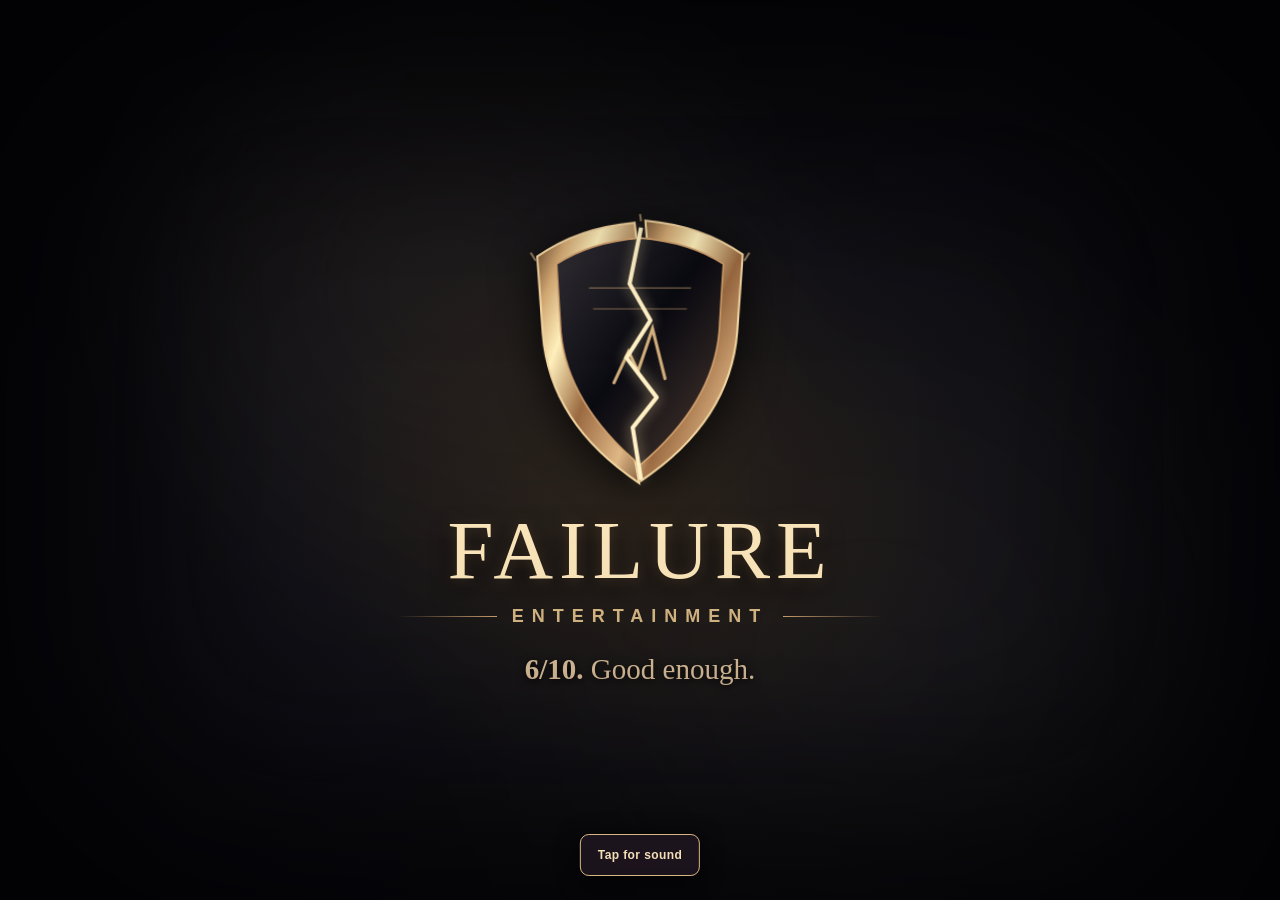
<file: index.html>
<!DOCTYPE html>
<html lang="en">
<head>
<meta charset="utf-8">
<meta name="viewport" content="width=device-width, initial-scale=1, maximum-scale=1, user-scalable=no, viewport-fit=cover">
<meta name="theme-color" content="#07060c">
<meta name="apple-mobile-web-app-capable" content="yes">
<meta name="mobile-web-app-capable" content="yes">
<meta name="apple-mobile-web-app-title" content="Mystery Manor">
<meta name="apple-mobile-web-app-status-bar-style" content="black-translucent">
<meta name="application-name" content="Mystery Manor">
<link rel="manifest" href="./manifest.webmanifest">
<link rel="apple-touch-icon" href="./mystery-manor-ios-icon.png?v=2">
<meta name="mobile-web-app-capable" content="yes">
<title>Mystery Manor: The Vanishing at Thorne House</title>
<link rel="icon" type="image/png" href="./mystery-manor-ios-icon.png?v=2">
<link rel="stylesheet" href="src/ui.css">
<style>
/* Versioned override: old Home Screen installs may retain the previous CSS briefly. */
.fe-mm-roll-viewport .fe-mm-credits{padding:clamp(70px,15dvh,150px) 6px clamp(150px,40dvh,340px)}
.fe-mm-credits .fe-mm-tagline{color:#d7b37a;font-size:clamp(18px,3.5vw,25px);margin:10px 0 8px}
@media(prefers-reduced-motion:reduce){.fe-mm-roll-viewport .fe-mm-credits{padding:clamp(70px,15dvh,150px) 6px clamp(150px,40dvh,340px)}}
</style>
<script src="./studio-credits-roll-v2.js" defer></script>
<script src="./studio-boot-v2.js" defer></script>
</head>
<body>
<div id="app">
  <div id="stage-wrap">
    <div id="stage" aria-label="Mystery Manor game view"></div>

    <div id="room-toast" aria-live="polite"></div>

    <!-- Exploration controls. Movement only ever comes from these buttons or the keyboard. -->
    <div id="pad" class="hud" hidden>
      <button id="btn-left" class="pad-btn" type="button" aria-label="Walk left"><svg viewBox="0 0 24 24" aria-hidden="true"><path d="M15 5 8 12l7 7" fill="none" stroke="currentColor" stroke-width="2.6" stroke-linecap="round" stroke-linejoin="round"/></svg></button>
      <button id="btn-right" class="pad-btn" type="button" aria-label="Walk right"><svg viewBox="0 0 24 24" aria-hidden="true"><path d="m9 5 7 7-7 7" fill="none" stroke="currentColor" stroke-width="2.6" stroke-linecap="round" stroke-linejoin="round"/></svg></button>
    </div>
    <button id="btn-act" class="hud" type="button" hidden></button>
    <button id="btn-menu" class="hud" type="button" aria-label="Settings" hidden><svg viewBox="0 0 24 24" aria-hidden="true"><path d="M4 7h16M4 12h16M4 17h16" stroke="currentColor" stroke-width="2.2" stroke-linecap="round"/></svg></button>
    <button id="btn-leave" class="hud" type="button" hidden>Step back</button>

    <div id="dialogue" hidden>
      <div id="dlg-portrait"></div>
      <div id="dlg-body"><div id="dlg-who"></div><p id="dlg-text"></p><div id="dlg-next">tap to continue</div></div>
    </div>

    <div id="card" hidden><div id="card-inner"></div></div>

    <div id="title">
      <div class="title-inner">
        <div class="kicker">Thorne House &middot; Chapter One</div>
        <h1>Mystery Manor</h1>
        <h2>The Vanishing at Thorne House</h2>
        <p id="title-status">Lighting the candles&hellip;</p>
        <div class="title-btns"><button id="btn-begin" class="gold" type="button" disabled>Begin</button><button id="btn-continue" class="ghost" type="button" hidden>Continue</button><button id="btn-credits-title" class="ghost" type="button">Credits</button></div>
        <p class="fine">Best played sideways, with sound.</p>
      </div>
    </div>

    <div id="menu" hidden>
      <div class="menu-inner" role="dialog" aria-modal="true" aria-label="Settings">
        <h3>Settings</h3>
        <label class="row"><span>Music</span><button id="music-toggle" class="toggle" type="button" aria-pressed="true">On</button></label>
        <label class="row"><span>Music volume</span><input id="music-vol" type="range" min="0" max="100" value="45"></label>
        <label class="row"><span>Sound effects</span><input id="sfx-vol" type="range" min="0" max="100" value="70"></label>
        <p id="now-playing" class="fine"></p>
        <details><summary>Music credits</summary>
          <p class="fine">
            <a href="https://incompetech.com/music/royalty-free/index.html?isrc=USUAN1100644" target="_blank" rel="noopener noreferrer">Sneaky Adventure</a>,
            <a href="https://incompetech.com/music/royalty-free/index.html?isrc=USUAN1100419" target="_blank" rel="noopener noreferrer">Some Amount of Evil</a> and
            <a href="https://incompetech.com/music/royalty-free/index.html?isrc=USUAN1100510" target="_blank" rel="noopener noreferrer">Machinations</a>
            by Kevin MacLeod (incompetech.com). Tracks unmodified. Licensed under
            <a href="https://creativecommons.org/licenses/by/4.0/" target="_blank" rel="noopener noreferrer">Creative Commons Attribution 4.0</a>.
          </p>
        </details>
        <div class="menu-btns"><button id="btn-credits-menu" class="ghost" type="button">Credits</button><button id="btn-restart" class="ghost" type="button">Start chapter again</button><button id="btn-close-menu" class="gold" type="button">Back to the manor</button></div>
      </div>
    </div>
  </div>
  <p id="rotate-hint">Turn your phone sideways for the full view of the manor.</p>
</div>

<div id="credits-overlay" data-fe-credits-root role="dialog" aria-modal="true" aria-labelledby="credits-heading" hidden>
  <div class="fe-mm-roll-viewport" data-fe-credits-scroll aria-label="Scrolling Mystery Manor chapter credits" tabindex="0">
  <div class="fe-mm-credits">
    <p class="fe-mm-kicker">A Failure Entertainment Production</p>
    <p class="fe-mm-quip fe-mm-tagline">6/10. Good enough.</p>
    <h1 id="credits-heading">Mystery Manor</h1>
    <h2>The Vanishing at Thorne House</h2>
    <p class="fe-mm-sub">Chapter One &middot; The Vanishing</p>
    <h3>Credits</h3>
    <dl>
      <dt>Studio, Concept &amp; Creative Direction</dt><dd>Failure Entertainment</dd>
      <dt>Game Design &amp; Development</dt><dd>Failure Entertainment</dd>
      <dt>Special Thanks</dt><dd>Two very special helpers</dd>
      <dt>Characters &amp; Story</dt><dd>Mallow, Fern, Miss Wisp &amp; the world of Thorne House</dd>
      <dt>Game Engine</dt><dd>Phaser 3</dd>
      <dt>Music</dt><dd>
        <a href="https://incompetech.com/music/royalty-free/index.html?isrc=USUAN1100644" target="_blank" rel="noopener noreferrer">Sneaky Adventure</a>,
        <a href="https://incompetech.com/music/royalty-free/index.html?isrc=USUAN1100419" target="_blank" rel="noopener noreferrer">Some Amount of Evil</a>, and
        <a href="https://incompetech.com/music/royalty-free/index.html?isrc=USUAN1100510" target="_blank" rel="noopener noreferrer">Machinations</a><br>
        By Kevin MacLeod (<a href="https://incompetech.com" target="_blank" rel="noopener noreferrer">incompetech.com</a>). Tracks unmodified.
        Licensed under <a href="https://creativecommons.org/licenses/by/4.0/" target="_blank" rel="noopener noreferrer">CC BY 4.0</a>.
      </dd>
    </dl>
    <p class="fe-mm-thanks">Thank you for playing Chapter One.<br>The mystery continues beneath the hearth.</p>
  </div>
  </div>
  <div class="fe-mm-credits-buttons">
    <button type="button" class="ghost" data-fe-credits-pause aria-pressed="false">Pause</button>
    <button type="button" class="ghost" data-fe-credits-replay>Replay</button>
    <button type="button" class="gold" id="btn-close-credits">Return to Manor</button>
  </div>
</div>

<script src="vendor/phaser.min.js"></script>
<script type="module" src="src/main.js"></script>
</body>
</html>
</file>
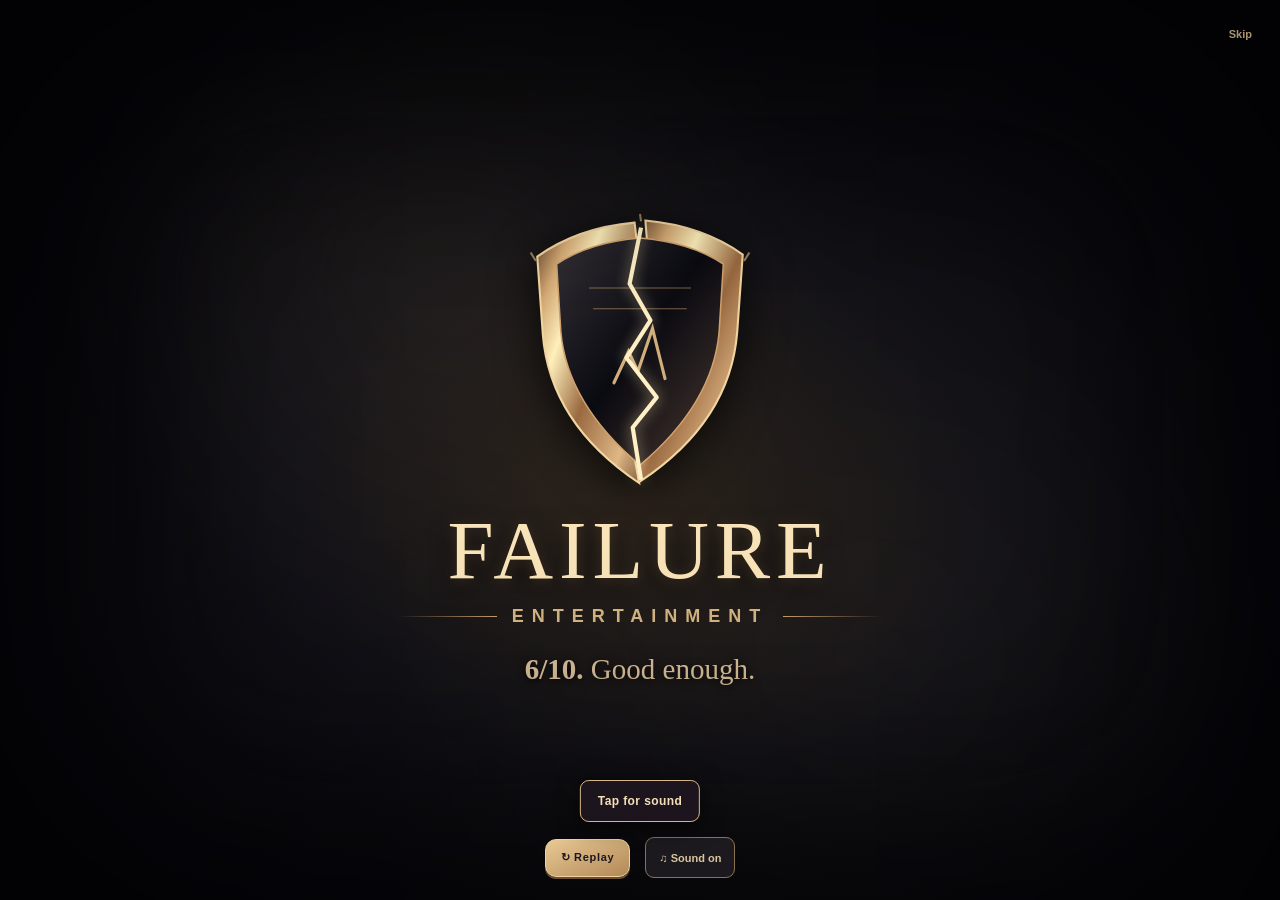
<file: failure-entertainment-intro-v2.html>
<!doctype html>
<html lang="en">
<head>
<meta charset="utf-8">
<meta name="viewport" content="width=device-width,initial-scale=1,viewport-fit=cover">
<meta name="theme-color" content="#060609">
<meta name="apple-mobile-web-app-capable" content="yes">
<title>Failure Entertainment | Studio Introduction</title>
<style>
:root{color-scheme:dark;--gold:#e5c38b;--goldlight:#fff2ca;--dim:#9f855f;background:#060609}
*{box-sizing:border-box}
html,body{width:100%;height:100%;margin:0;overflow:hidden;background:#050608}
body{font-family:Georgia,"Times New Roman",serif;color:#f6e4bf;-webkit-tap-highlight-color:transparent}
button{font:inherit;cursor:pointer;touch-action:manipulation;-webkit-touch-callout:none;-webkit-user-select:none;user-select:none}
button:focus-visible{outline:2px solid #fff1c4;outline-offset:4px}
#stage{position:relative;display:flex;align-items:center;justify-content:center;isolation:isolate;overflow:hidden;height:100vh;height:100dvh;background:radial-gradient(ellipse at 50% 56%,#241d17 0%,#101016 39%,#060609 78%)}
#stage:before{content:"";position:absolute;inset:-25%;background:radial-gradient(circle at 40% 38%,#e9bc7931 0%,transparent 27%),radial-gradient(circle at 62% 65%,#907a5830 0%,transparent 33%);filter:blur(35px);pointer-events:none;opacity:.4}
#stage:after{content:"";position:absolute;inset:0;box-shadow:inset 0 0 16vw 9vw #030305bd;pointer-events:none;z-index:8}
#embers{position:absolute;inset:0;z-index:1;pointer-events:none}
.ember{position:absolute;border-radius:100%;width:2px;height:2px;background:#f3d49b;box-shadow:0 0 8px 2px #f3b86eaa;opacity:0}
.playing .ember{animation:float 4.5s ease-in-out infinite}
@keyframes float{0%{transform:translateY(35px);opacity:0}22%{opacity:.55}75%{opacity:.38}100%{transform:translateY(-90px);opacity:0}}
#content{width:100%;max-width:760px;min-height:470px;position:relative;z-index:3;display:flex;flex-direction:column;justify-content:center;align-items:center;gap:0;padding:50px 20px 60px}
#crestwrap{position:relative;width:clamp(126px,28vh,250px);height:clamp(175px,37vh,300px);margin-bottom:8px;filter:drop-shadow(0 7px 22px #000c);opacity:0;transform:translateY(20px) scale(.87)}
.playing #crestwrap{animation:crestEnter 1.4s .1s ease-out forwards,crestFlicker .8s 1.67s steps(1,end) forwards}
@keyframes crestEnter{0%{opacity:0;transform:translateY(28px) scale(.78)}70%{opacity:1}100%{opacity:1;transform:translateY(0) scale(1)}}
@keyframes crestFlicker{0%,15%,40%,100%{opacity:1}10%,31%{opacity:.22}}
#crest{width:100%;height:100%;overflow:visible}
#shieldLeft,#shieldRight{transform-box:fill-box;transform-origin:center}
.playing #shieldLeft{animation:splitLeft .72s 1.72s cubic-bezier(.1,.76,.2,1) forwards}
.playing #shieldRight{animation:splitRight .72s 1.72s cubic-bezier(.1,.76,.2,1) forwards}
@keyframes splitLeft{0%{transform:translate(0,0)}8%{transform:translate(-2px,0)}32%{transform:translate(-7px,2px) rotate(-2.5deg)}100%{transform:translate(-3px,1px) rotate(-1deg)}}
@keyframes splitRight{0%{transform:translate(0,0)}8%{transform:translate(2px,0)}32%{transform:translate(7px,-2px) rotate(2.5deg)}100%{transform:translate(3px,-1px) rotate(1deg)}}
#crack{opacity:0;stroke-dasharray:300;stroke-dashoffset:300;filter:drop-shadow(0 0 6px #ffe8ab9e)}
.playing #crack{animation:crackReveal .46s 1.72s linear forwards}
@keyframes crackReveal{0%{opacity:0;stroke-dashoffset:300}2%{opacity:1}100%{opacity:1;stroke-dashoffset:0}}
#burst{position:absolute;width:200%;height:130%;left:-50%;top:-20%;opacity:0;border-radius:50%;z-index:-1;background:radial-gradient(ellipse,#ffeab7c2 0%,#cf9e6540 27%,transparent 65%);pointer-events:none}
.playing #burst{animation:lightBurst .46s 1.86s ease-out forwards}
@keyframes lightBurst{0%{opacity:0;transform:scale(.3)}15%{opacity:.9}100%{opacity:0;transform:scale(2)}}
#studio{position:relative;text-align:center;opacity:0;transform:translateY(15px);width:100%}
.playing #studio{animation:wordEnter 1.1s 2.48s ease-out forwards}
@keyframes wordEnter{0%{opacity:0;filter:blur(8px);transform:translateY(16px)}100%{opacity:1;filter:blur(0);transform:translateY(0)}}
#studio .failure{font-size:clamp(43px,10.3vw,83px);font-weight:500;letter-spacing:.07em;line-height:.99;color:#f9e3b8;text-shadow:0 2px 13px #9a764c51,0 9px 24px #000}
.rule{display:flex;align-items:center;justify-content:center;gap:15px;margin-top:15px}
.rule span{display:block;flex:1;max-width:100px;height:1px;background:linear-gradient(90deg,transparent,#cba06f)}
.rule span:last-child{transform:scaleX(-1)}
.rule b{font:700 clamp(12px,2.1vw,18px) Arial,sans-serif;letter-spacing:clamp(3px,.95vw,8px);white-space:nowrap;color:#d6b784}
#tagline{font-size:clamp(19px,4.5vw,29px);font-style:normal;color:#ddc29d;text-align:center;opacity:0;transform:translateY(10px);line-height:1.35;margin:23px auto 0;max-width:95%;text-shadow:0 2px 9px #000}
.playing #tagline{animation:tagEnter .9s 4.03s ease-out forwards}
@keyframes tagEnter{0%{opacity:0;transform:translateY(12px);filter:blur(2px)}100%{opacity:1;transform:translateY(0);filter:blur(0)}}
#prestart{position:absolute;inset:0;z-index:15;background:#060609ed;display:flex;flex-direction:column;align-items:center;justify-content:center;gap:18px;padding:22px;text-align:center}
#prestart[hidden]{display:none!important}
#prestart .small{font:800 10px Arial,sans-serif;letter-spacing:3.6px;color:#c8a773}
#prestart h1{margin:0;font:500 clamp(30px,8vw,58px)/1.12 Georgia,serif;letter-spacing:1px;color:#f7dfb6}
#prestart h1 span{display:block;font:700 clamp(12px,2.5vw,17px) Arial,sans-serif;letter-spacing:clamp(3px,1vw,8px);color:#c6a67a;margin-top:9px}
#prestart p{font:14px/1.5 Georgia,serif;color:#c4ae90;max-width:315px;margin:0}
#begin,#replay{border:1px solid #f1d19c;background:linear-gradient(155deg,#e9c995,#b28957);color:#1b1721;font:800 14px Arial,sans-serif;letter-spacing:.7px;border-radius:11px;padding:16px 24px;min-height:55px;box-shadow:0 5px 0 #6b4d32,0 16px 30px #0009}
#begin:active,#replay:active{transform:translateY(4px);box-shadow:0 1px 0 #6b4d32}
#tools{position:absolute;z-index:12;bottom:max(22px,env(safe-area-inset-bottom));left:0;right:0;display:flex;gap:15px;justify-content:center;align-items:center;opacity:0;pointer-events:none;transition:opacity .5s}
.playing #tools{opacity:1;pointer-events:auto}
#replay{min-height:38px;padding:10px 15px;font-size:11px;box-shadow:0 2px 0 #6b4d32}
#sound{background:#201d23d9;color:#dbc49e;border:1px solid #897451;border-radius:9px;min-height:41px;padding:8px 13px;font:800 11px Arial,sans-serif}
#audioNotice{position:absolute;z-index:20;top:max(16px,env(safe-area-inset-top));left:50%;transform:translateX(-50%);max-width:90%;background:#201722ee;border:1px solid #a1875f;border-radius:8px;padding:8px 14px;font:12px/1.4 Arial,sans-serif;text-align:center;color:#ffe3ae}
#audioNotice[hidden]{display:none}
#prestart{display:none!important}
#enableSound{position:absolute;z-index:16;bottom:max(78px,env(safe-area-inset-bottom));left:50%;transform:translateX(-50%);border:1px solid #d9b782;border-radius:9px;background:#201720dc;color:#f4dfb9;font:700 12px Arial,sans-serif;letter-spacing:.4px;padding:12px 17px;min-height:42px;white-space:nowrap;box-shadow:0 4px 22px #0009}
#enableSound[hidden]{display:none!important}
body.embedded #enableSound{bottom:max(24px,env(safe-area-inset-bottom))}
body.embedded #tools,body.embedded #skip{display:none!important}
#skip{position:absolute;z-index:13;right:18px;top:max(18px,env(safe-area-inset-top));font:800 11px Arial,sans-serif;border:0;background:transparent;color:#e3c896;opacity:.74;padding:10px;display:none}
.playing #skip{display:block}
@media(max-height:620px){#content{min-height:0;padding:40px 15px 60px}#crestwrap{height:30vh;width:25vh}#tagline{margin-top:12px}.rule{margin-top:8px}}
@media(prefers-reduced-motion:reduce){.ember{animation:none!important}}
</style>
</head>
<body>
<main id="stage" aria-label="Failure Entertainment studio introduction">
 <div id="embers" aria-hidden="true"></div>
 <div id="content">
 <div id="crestwrap"><div id="burst" aria-hidden="true"></div>
 <svg id="crest" viewBox="-120 -145 240 287" role="img" aria-label="Antique gold shield with a lightning-shaped crack">
  <defs>
   <linearGradient id="gold" x1="0" y1="0" x2="1" y2="1"><stop stop-color="#583821"/><stop offset=".17" stop-color="#d5aa74"/><stop offset=".32" stop-color="#fff0bc"/><stop offset=".55" stop-color="#9a6940"/><stop offset=".82" stop-color="#dfb785"/><stop offset="1" stop-color="#654028"/></linearGradient>
   <linearGradient id="black" x1="0" y1="0" x2="1" y2="1"><stop stop-color="#333035"/><stop offset=".48" stop-color="#0a0a11"/><stop offset="1" stop-color="#4a3930"/></linearGradient>
  </defs>
  <g id="shieldLeft" fill="url(#gold)" stroke="#f3d5a1" stroke-width="2">
   <path d="M0 -125 Q-55 -121 -94 -94 L-90 -20 Q-85 66 0 125 L-9 69 L7 30 L-10 -8 L7 -51 Z"/>
  </g>
  <g id="shieldRight" fill="url(#gold)" stroke="#f3d5a1" stroke-width="2">
   <path d="M0 -125 Q55 -121 94 -94 L90 -20 Q85 66 0 125 L-9 69 L7 30 L-10 -8 L7 -51 Z"/>
  </g>
  <path d="M0 -110 Q48 -106 80 -85 L76 -20 Q70 49 0 108 Q-70 49 -76 -20 L-80 -85 Q-48 -106 0 -110Z" fill="url(#black)" stroke="#d2a16e" stroke-width="1.5"/>
  <path d="M-49 -62 L49 -62 M-45 -42 L45 -42" stroke="#d4a977" stroke-width="1" opacity=".55"/>
  <path d="M-25 29 L-11 -1 L-2 18 L12 -23 L24 25" fill="none" stroke="#d1ad7b" stroke-width="3" stroke-linecap="round"/>
  <path id="crack" d="M1 -120 L-10 -66 L10 -31 L-13 5 L16 43 L-7 72 L1 122" fill="none" stroke="#fff0c5" stroke-width="4" stroke-linejoin="round"/>
  <path d="M0 -133 L1 -126 M-100 -88 L-105 -96 M100 -88 L105 -96" stroke="#e4c292" stroke-width="2" opacity=".6"/>
 </svg></div>
 <div id="studio"><div class="failure">FAILURE</div><div class="rule"><span></span><b>ENTERTAINMENT</b><span></span></div></div>
 <p id="tagline"><strong>6/10.</strong> Good enough.</p>
 </div>
 <div id="prestart"><div class="small">INDEPENDENT GAME STUDIO</div><h1>FAILURE<span>ENTERTAINMENT</span></h1><p>Tap below to play the cinematic studio introduction with sound.</p><button type="button" id="begin">▶ PLAY INTRO WITH SOUND</button></div>
 <button id="skip" type="button" aria-label="Skip intro">Skip</button>
 <button id="enableSound" type="button" hidden>Tap for sound</button>
 <div id="tools"><button type="button" id="replay">↻ Replay</button><button type="button" id="sound" aria-pressed="true">♫ Sound on</button></div>
 <div id="audioNotice" hidden></div>
 <audio id="introAudio" preload="auto" playsinline style="display:none"></audio>
</main>
<script>
(function(){
"use strict";
const stage=document.getElementById("stage"),start=document.getElementById("prestart"),play=document.getElementById("begin"),
replay=document.getElementById("replay"),sound=document.getElementById("sound"),audio=document.getElementById("introAudio"),notice=document.getElementById("audioNotice");
let soundOn=true,noticeTimer=null,timer=null,audioReady=false,animationStartedAt=0;
const enableSound=document.getElementById("enableSound");
if(new URLSearchParams(location.search).has("embedded"))document.body.classList.add("embedded");
const N=22050,duration=6.7;
function makeSound(){
 // Original sinister logo score; audio and CSS share the crack at 1.72 seconds.
 const CRACK_AT=1.72, TITLE_AT=2.48, TAG_AT=4.03;
 const count=Math.floor(N*duration),mix=new Float32Array(count);let seed=0x6e210;
 const rnd=()=>{seed=(Math.imul(seed,1664525)+1013904223)>>>0;return seed/4294967296*2-1};
 function synth(at,dur,hz,amp,att=.2,rel=.5,metal=false){
  const a=Math.floor(at*N),z=Math.min(count,Math.floor((at+dur)*N));
  for(let i=a;i<z;i++){
   const t=(i-a)/N,fade=Math.min(1,t/att,(dur-t)/rel),env=Math.max(0,Math.min(1,fade));
   const phase=2*Math.PI*hz*t*(1+.003*Math.sin(2*Math.PI*.31*t));
   const sig=Math.sin(phase)+(metal?.4:.16)*Math.sin(phase*(metal?1.49:2.004))+(metal?.15:0)*Math.sin(phase*2.77);
   mix[i]+=amp*env*sig;
  }
 }
 function noise(at,dur,amp,rise=false,bright=false){
  const a=Math.floor(at*N),z=Math.min(count,Math.floor((at+dur)*N));let lp=0,hp=0;
  for(let i=a;i<z;i++){
   const t=(i-a)/N,u=t/dur,v=rnd();
   lp=lp*.96+v*.04;hp=hp*.4+v*.6;
   let shape=rise?u*u*Math.min(1,(1-u)*20):Math.exp(-7*u);
   const sig=bright?(hp-.45*lp)+.2*Math.sin(2*Math.PI*(900+120*t)*t):lp+.08*hp;
   mix[i]+=sig*amp*shape;
  }
 }
 function thud(at,amp){
  let phase=0;const a=Math.floor(at*N),z=Math.min(count,Math.floor((at+.5)*N));
  for(let i=a;i<z;i++){
   const t=(i-a)/N;
   phase+=2*Math.PI*(47+88*Math.exp(-t*10))/N;
   mix[i]+=amp*Math.sin(phase)*Math.exp(-t*17);
   mix[i]+=amp*.32*Math.sin(phase*3.15)*Math.exp(-t*13);
  }
 }
 // Suffocating, detuned low drone and scrape leading into an abrupt fracture.
 synth(.06,2.05,65.41,.15,.24,.32,true);
 synth(.10,2.09,69.30,.085,.28,.32,true);
 synth(.32,1.91,123.47,.05,.48,.40,true);
 synth(.64,1.31,185,.025,.36,.28);
 noise(.92,.78,.22,true);
 // First metallic snap exactly aligned with the crack becoming visible.
 noise(CRACK_AT,.27,.98,false,true);thud(CRACK_AT,.55);
 noise(CRACK_AT+.083,.15,.47,false,true);
 noise(CRACK_AT+.16,.14,.22,false,true);
 // No triumphant melody: unresolved horror-organ cluster and room rumble.
 thud(TITLE_AT,.38);
 synth(TITLE_AT,3.46,87.31,.12,.09,.8,true);
 synth(TITLE_AT+.08,3.22,103.83,.080,.17,.9,true);
 synth(TITLE_AT+.1,3.24,123.47,.068,.18,.9,true);
 synth(TITLE_AT+.23,2.76,174.61,.045,.32,.84);
 noise(TITLE_AT+.12,1.4,.095);
 // Dry, wry end card - restrained, not a cheerful flourish.
 noise(TAG_AT,.25,.24,false,true);
 synth(TAG_AT,1.92,130.81,.036,.1,.88,true);
 synth(4.57,1.6,65.41,.029,.23,.8);
 let peak=1e-5;for(let i=0;i<count;i++)peak=Math.max(peak,Math.abs(mix[i]));
 const pcm=new Int16Array(count);
 for(let i=0;i<count;i++){
  const t=i/N,tail=Math.min(1,Math.max(0,(duration-t)/.25));
  pcm[i]=Math.round(32767*Math.max(-1,Math.min(1,Math.tanh(mix[i]*1.3)*.83/Math.max(.8,peak)*tail)));
 }
 const buf=new ArrayBuffer(44+pcm.length*2),v=new DataView(buf);
 const txt=(i,t)=>{for(let j=0;j<t.length;j++)v.setUint8(i+j,t.charCodeAt(j))};
 txt(0,"RIFF");v.setUint32(4,36+pcm.length*2,true);txt(8,"WAVE");txt(12,"fmt ");
 v.setUint32(16,16,true);v.setUint16(20,1,true);v.setUint16(22,1,true);
 v.setUint32(24,N,true);v.setUint32(28,N*2,true);v.setUint16(32,2,true);
 v.setUint16(34,16,true);txt(36,"data");v.setUint32(40,pcm.length*2,true);
 for(let i=0;i<pcm.length;i++)v.setInt16(44+i*2,pcm[i],true);
 return URL.createObjectURL(new Blob([buf],{type:"audio/wav"}));
}
try{audio.src=makeSound();audio.load();audioReady=true}catch(e){audioReady=false}
for(let i=0;i<48;i++){
 const x=document.createElement("i");x.className="ember";x.style.left=(i*37.7)%100+"%";x.style.top=(i*13.8)%90+"%";
 x.style.animationDelay=(-i*.157)+"s";x.style.animationDuration=(3.5+(i%7)*.43)+"s";
 document.getElementById("embers").appendChild(x);
}
function notify(msg){notice.textContent=msg;notice.hidden=false;clearTimeout(noticeTimer);noticeTimer=setTimeout(()=>notice.hidden=true,3800)}
function resetScene(){
 stage.classList.remove("playing");
 // A synchronous layout flush ensures replay starts every CSS animation again.
 void stage.offsetWidth;
 stage.classList.add("playing");
}
let introRunId=0;
function startIntro(){
 const run=++introRunId;start.hidden=true;enableSound.hidden=true;
 clearTimeout(timer);audio.pause();audio.onplaying=null;
 try{audio.currentTime=0}catch(e){}
 ["crestwrap","studio","tagline"].forEach(id=>document.getElementById(id).removeAttribute("style"));
 let began=false;
 const fallback=setTimeout(()=>{
  if(began||run!==introRunId)return;
  audio.pause();begin();if(soundOn&&audioReady)enableSound.hidden=false;
 },1400);
 function begin(){
  if(began||run!==introRunId)return;
  began=true;clearTimeout(fallback);audio.onplaying=null;
  animationStartedAt=performance.now();
  resetScene();
  timer=setTimeout(()=>{
   enableSound.hidden=true;
   stage.dispatchEvent(new CustomEvent("failure-intro-finished",{bubbles:true}));
   if(window.parent!==window)window.parent.postMessage({type:"failure-studio-intro-completed"},location.origin);
  },6900);
 }
 if(soundOn&&audioReady){
  audio.onplaying=begin;
  try {
   const result=audio.play();
   if(result?.then)result.then(begin).catch(()=>{
    if(run!==introRunId)return;
    begin();enableSound.hidden=false;
   });else begin();
  }catch(e){begin();enableSound.hidden=false}
 }else{begin()}
}
function activateSound(){
 if(!audioReady)return;
 soundOn=true;audio.muted=false;
 // Joining a running sequence picks up the audio at the matching video time.
 const elapsed=Math.max(0,(performance.now()-animationStartedAt)/1000);
 try{audio.currentTime=Math.min(duration-.12,elapsed)}catch(e){}
 const p=audio.play();
 if(p?.then)p.then(()=>enableSound.hidden=true).catch(()=>notify("Sound is blocked on this device."));
 else enableSound.hidden=true;
}
function toggleSound(){
 soundOn=!soundOn;
 sound.textContent=soundOn?"♫ Sound on":"♫ Sound off";sound.setAttribute("aria-pressed",String(soundOn));audio.muted=!soundOn;
 if(soundOn&&stage.classList.contains("playing")&&audioReady){const p=audio.play();if(p?.catch)p.catch(()=>notify("Tap Replay to restart with sound."))}
}
function skipIntro(){
 start.hidden=true;clearTimeout(timer);introRunId++;audio.onplaying=null;audio.pause();stage.classList.add("playing");
 document.getElementById("crestwrap").style.cssText="opacity:1;transform:none;animation:none";
 document.getElementById("studio").style.cssText="opacity:1;transform:none;animation:none";
 document.getElementById("tagline").style.cssText="opacity:1;transform:none;animation:none";
 if(window.parent!==window)window.parent.postMessage({type:"failure-studio-intro-completed"},location.origin);
}
play.addEventListener("click",startIntro);
enableSound.addEventListener("click",activateSound);
replay.addEventListener("click",startIntro);
sound.addEventListener("click",toggleSound);
document.getElementById("skip").addEventListener("click",skipIntro);
document.addEventListener("visibilitychange",()=>{if(document.hidden)audio.pause()});
window.FailureEntertainmentIntro={play:startIntro,setSound:function(v){if(soundOn!==!!v)toggleSound()},durationMs:6900};
// Autoplay the studio logo on launch. Audio requires a user gesture on many iPhones;
// the animation never waits for one and offers a nonblocking sound option instead.
startIntro();
})();
</script>
</body>
</html>
</file>
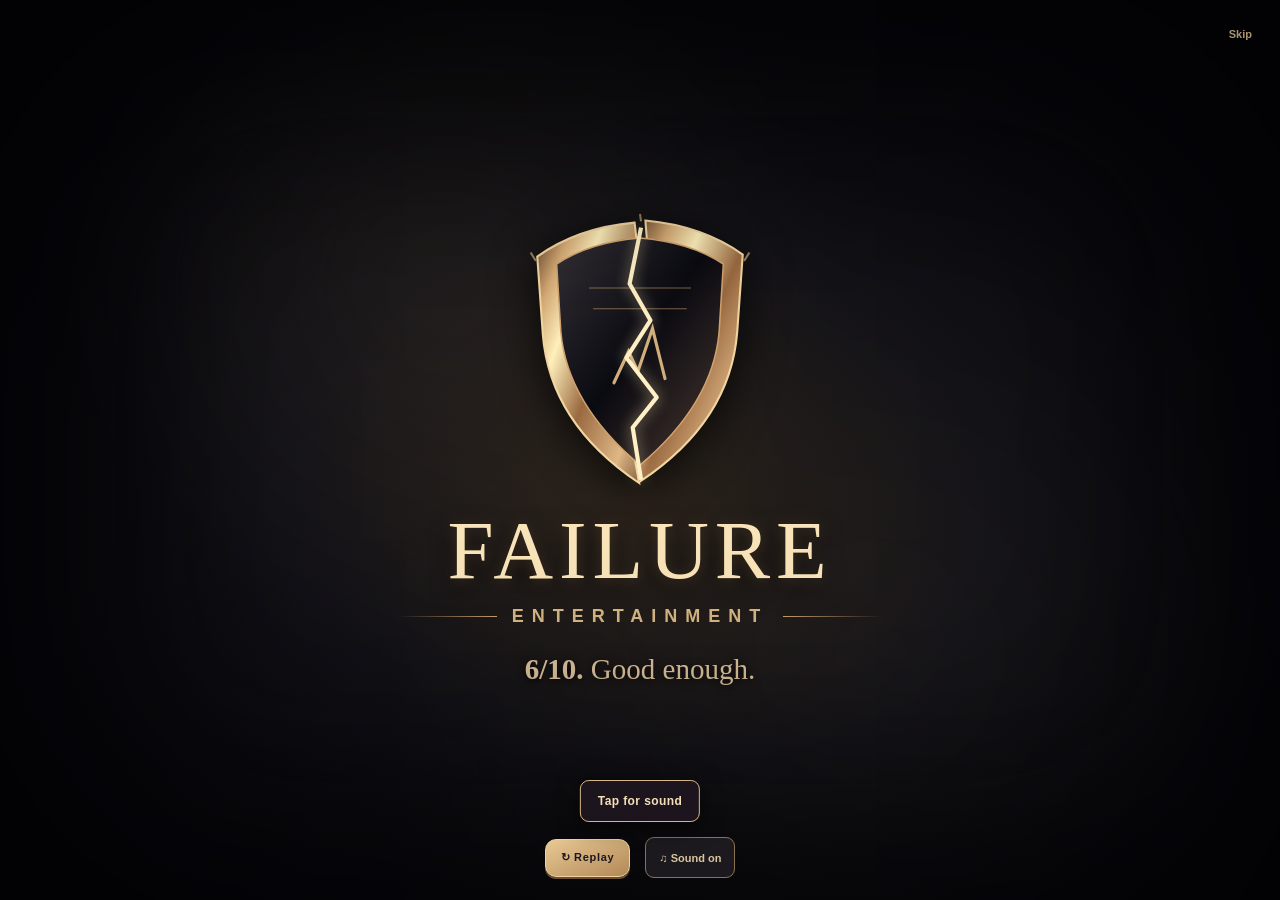
<file: failure-entertainment-intro.html>
<!doctype html>
<html lang="en">
<head>
<meta charset="utf-8">
<meta name="viewport" content="width=device-width,initial-scale=1,viewport-fit=cover">
<meta name="theme-color" content="#060609">
<meta name="apple-mobile-web-app-capable" content="yes">
<title>Failure Entertainment | Studio Introduction</title>
<style>
:root{color-scheme:dark;--gold:#e5c38b;--goldlight:#fff2ca;--dim:#9f855f;background:#060609}
*{box-sizing:border-box}
html,body{width:100%;height:100%;margin:0;overflow:hidden;background:#050608}
body{font-family:Georgia,"Times New Roman",serif;color:#f6e4bf;-webkit-tap-highlight-color:transparent}
button{font:inherit;cursor:pointer;touch-action:manipulation;-webkit-touch-callout:none;-webkit-user-select:none;user-select:none}
button:focus-visible{outline:2px solid #fff1c4;outline-offset:4px}
#stage{position:relative;display:flex;align-items:center;justify-content:center;isolation:isolate;overflow:hidden;height:100vh;height:100dvh;background:radial-gradient(ellipse at 50% 56%,#241d17 0%,#101016 39%,#060609 78%)}
#stage:before{content:"";position:absolute;inset:-25%;background:radial-gradient(circle at 40% 38%,#e9bc7931 0%,transparent 27%),radial-gradient(circle at 62% 65%,#907a5830 0%,transparent 33%);filter:blur(35px);pointer-events:none;opacity:.4}
#stage:after{content:"";position:absolute;inset:0;box-shadow:inset 0 0 16vw 9vw #030305bd;pointer-events:none;z-index:8}
#embers{position:absolute;inset:0;z-index:1;pointer-events:none}
.ember{position:absolute;border-radius:100%;width:2px;height:2px;background:#f3d49b;box-shadow:0 0 8px 2px #f3b86eaa;opacity:0}
.playing .ember{animation:float 4.5s ease-in-out infinite}
@keyframes float{0%{transform:translateY(35px);opacity:0}22%{opacity:.55}75%{opacity:.38}100%{transform:translateY(-90px);opacity:0}}
#content{width:100%;max-width:760px;min-height:470px;position:relative;z-index:3;display:flex;flex-direction:column;justify-content:center;align-items:center;gap:0;padding:50px 20px 60px}
#crestwrap{position:relative;width:clamp(126px,28vh,250px);height:clamp(175px,37vh,300px);margin-bottom:8px;filter:drop-shadow(0 7px 22px #000c);opacity:0;transform:translateY(20px) scale(.87)}
.playing #crestwrap{animation:crestEnter 1.4s .1s ease-out forwards,crestFlicker .8s 1.67s steps(1,end) forwards}
@keyframes crestEnter{0%{opacity:0;transform:translateY(28px) scale(.78)}70%{opacity:1}100%{opacity:1;transform:translateY(0) scale(1)}}
@keyframes crestFlicker{0%,15%,40%,100%{opacity:1}10%,31%{opacity:.22}}
#crest{width:100%;height:100%;overflow:visible}
#shieldLeft,#shieldRight{transform-box:fill-box;transform-origin:center}
.playing #shieldLeft{animation:splitLeft .72s 1.72s cubic-bezier(.1,.76,.2,1) forwards}
.playing #shieldRight{animation:splitRight .72s 1.72s cubic-bezier(.1,.76,.2,1) forwards}
@keyframes splitLeft{0%{transform:translate(0,0)}8%{transform:translate(-2px,0)}32%{transform:translate(-7px,2px) rotate(-2.5deg)}100%{transform:translate(-3px,1px) rotate(-1deg)}}
@keyframes splitRight{0%{transform:translate(0,0)}8%{transform:translate(2px,0)}32%{transform:translate(7px,-2px) rotate(2.5deg)}100%{transform:translate(3px,-1px) rotate(1deg)}}
#crack{opacity:0;stroke-dasharray:300;stroke-dashoffset:300;filter:drop-shadow(0 0 6px #ffe8ab9e)}
.playing #crack{animation:crackReveal .46s 1.72s linear forwards}
@keyframes crackReveal{0%{opacity:0;stroke-dashoffset:300}2%{opacity:1}100%{opacity:1;stroke-dashoffset:0}}
#burst{position:absolute;width:200%;height:130%;left:-50%;top:-20%;opacity:0;border-radius:50%;z-index:-1;background:radial-gradient(ellipse,#ffeab7c2 0%,#cf9e6540 27%,transparent 65%);pointer-events:none}
.playing #burst{animation:lightBurst .46s 1.86s ease-out forwards}
@keyframes lightBurst{0%{opacity:0;transform:scale(.3)}15%{opacity:.9}100%{opacity:0;transform:scale(2)}}
#studio{position:relative;text-align:center;opacity:0;transform:translateY(15px);width:100%}
.playing #studio{animation:wordEnter 1.1s 2.48s ease-out forwards}
@keyframes wordEnter{0%{opacity:0;filter:blur(8px);transform:translateY(16px)}100%{opacity:1;filter:blur(0);transform:translateY(0)}}
#studio .failure{font-size:clamp(43px,10.3vw,83px);font-weight:500;letter-spacing:.07em;line-height:.99;color:#f9e3b8;text-shadow:0 2px 13px #9a764c51,0 9px 24px #000}
.rule{display:flex;align-items:center;justify-content:center;gap:15px;margin-top:15px}
.rule span{display:block;flex:1;max-width:100px;height:1px;background:linear-gradient(90deg,transparent,#cba06f)}
.rule span:last-child{transform:scaleX(-1)}
.rule b{font:700 clamp(12px,2.1vw,18px) Arial,sans-serif;letter-spacing:clamp(3px,.95vw,8px);white-space:nowrap;color:#d6b784}
#tagline{font-size:clamp(19px,4.5vw,29px);font-style:normal;color:#ddc29d;text-align:center;opacity:0;transform:translateY(10px);line-height:1.35;margin:23px auto 0;max-width:95%;text-shadow:0 2px 9px #000}
.playing #tagline{animation:tagEnter .9s 4.03s ease-out forwards}
@keyframes tagEnter{0%{opacity:0;transform:translateY(12px);filter:blur(2px)}100%{opacity:1;transform:translateY(0);filter:blur(0)}}
#prestart{position:absolute;inset:0;z-index:15;background:#060609ed;display:flex;flex-direction:column;align-items:center;justify-content:center;gap:18px;padding:22px;text-align:center}
#prestart[hidden]{display:none!important}
#prestart .small{font:800 10px Arial,sans-serif;letter-spacing:3.6px;color:#c8a773}
#prestart h1{margin:0;font:500 clamp(30px,8vw,58px)/1.12 Georgia,serif;letter-spacing:1px;color:#f7dfb6}
#prestart h1 span{display:block;font:700 clamp(12px,2.5vw,17px) Arial,sans-serif;letter-spacing:clamp(3px,1vw,8px);color:#c6a67a;margin-top:9px}
#prestart p{font:14px/1.5 Georgia,serif;color:#c4ae90;max-width:315px;margin:0}
#begin,#replay{border:1px solid #f1d19c;background:linear-gradient(155deg,#e9c995,#b28957);color:#1b1721;font:800 14px Arial,sans-serif;letter-spacing:.7px;border-radius:11px;padding:16px 24px;min-height:55px;box-shadow:0 5px 0 #6b4d32,0 16px 30px #0009}
#begin:active,#replay:active{transform:translateY(4px);box-shadow:0 1px 0 #6b4d32}
#tools{position:absolute;z-index:12;bottom:max(22px,env(safe-area-inset-bottom));left:0;right:0;display:flex;gap:15px;justify-content:center;align-items:center;opacity:0;pointer-events:none;transition:opacity .5s}
.playing #tools{opacity:1;pointer-events:auto}
#replay{min-height:38px;padding:10px 15px;font-size:11px;box-shadow:0 2px 0 #6b4d32}
#sound{background:#201d23d9;color:#dbc49e;border:1px solid #897451;border-radius:9px;min-height:41px;padding:8px 13px;font:800 11px Arial,sans-serif}
#audioNotice{position:absolute;z-index:20;top:max(16px,env(safe-area-inset-top));left:50%;transform:translateX(-50%);max-width:90%;background:#201722ee;border:1px solid #a1875f;border-radius:8px;padding:8px 14px;font:12px/1.4 Arial,sans-serif;text-align:center;color:#ffe3ae}
#audioNotice[hidden]{display:none}
#prestart{display:none!important}
#enableSound{position:absolute;z-index:16;bottom:max(78px,env(safe-area-inset-bottom));left:50%;transform:translateX(-50%);border:1px solid #d9b782;border-radius:9px;background:#201720dc;color:#f4dfb9;font:700 12px Arial,sans-serif;letter-spacing:.4px;padding:12px 17px;min-height:42px;white-space:nowrap;box-shadow:0 4px 22px #0009}
#enableSound[hidden]{display:none!important}
body.embedded #enableSound{bottom:max(24px,env(safe-area-inset-bottom))}
body.embedded #tools{display:none!important}
#skip{position:absolute;z-index:13;right:18px;top:max(18px,env(safe-area-inset-top));font:800 11px Arial,sans-serif;border:0;background:transparent;color:#e3c896;opacity:.74;padding:10px;display:none}
.playing #skip{display:block}
@media(max-height:620px){#content{min-height:0;padding:40px 15px 60px}#crestwrap{height:30vh;width:25vh}#tagline{margin-top:12px}.rule{margin-top:8px}}
@media(prefers-reduced-motion:reduce){.ember{animation:none!important}}
</style>
</head>
<body>
<main id="stage" aria-label="Failure Entertainment studio introduction">
 <div id="embers" aria-hidden="true"></div>
 <div id="content">
 <div id="crestwrap"><div id="burst" aria-hidden="true"></div>
 <svg id="crest" viewBox="-120 -145 240 287" role="img" aria-label="Antique gold shield with a lightning-shaped crack">
  <defs>
   <linearGradient id="gold" x1="0" y1="0" x2="1" y2="1"><stop stop-color="#583821"/><stop offset=".17" stop-color="#d5aa74"/><stop offset=".32" stop-color="#fff0bc"/><stop offset=".55" stop-color="#9a6940"/><stop offset=".82" stop-color="#dfb785"/><stop offset="1" stop-color="#654028"/></linearGradient>
   <linearGradient id="black" x1="0" y1="0" x2="1" y2="1"><stop stop-color="#333035"/><stop offset=".48" stop-color="#0a0a11"/><stop offset="1" stop-color="#4a3930"/></linearGradient>
  </defs>
  <g id="shieldLeft" fill="url(#gold)" stroke="#f3d5a1" stroke-width="2">
   <path d="M0 -125 Q-55 -121 -94 -94 L-90 -20 Q-85 66 0 125 L-9 69 L7 30 L-10 -8 L7 -51 Z"/>
  </g>
  <g id="shieldRight" fill="url(#gold)" stroke="#f3d5a1" stroke-width="2">
   <path d="M0 -125 Q55 -121 94 -94 L90 -20 Q85 66 0 125 L-9 69 L7 30 L-10 -8 L7 -51 Z"/>
  </g>
  <path d="M0 -110 Q48 -106 80 -85 L76 -20 Q70 49 0 108 Q-70 49 -76 -20 L-80 -85 Q-48 -106 0 -110Z" fill="url(#black)" stroke="#d2a16e" stroke-width="1.5"/>
  <path d="M-49 -62 L49 -62 M-45 -42 L45 -42" stroke="#d4a977" stroke-width="1" opacity=".55"/>
  <path d="M-25 29 L-11 -1 L-2 18 L12 -23 L24 25" fill="none" stroke="#d1ad7b" stroke-width="3" stroke-linecap="round"/>
  <path id="crack" d="M1 -120 L-10 -66 L10 -31 L-13 5 L16 43 L-7 72 L1 122" fill="none" stroke="#fff0c5" stroke-width="4" stroke-linejoin="round"/>
  <path d="M0 -133 L1 -126 M-100 -88 L-105 -96 M100 -88 L105 -96" stroke="#e4c292" stroke-width="2" opacity=".6"/>
 </svg></div>
 <div id="studio"><div class="failure">FAILURE</div><div class="rule"><span></span><b>ENTERTAINMENT</b><span></span></div></div>
 <p id="tagline"><strong>6/10.</strong> Good enough.</p>
 </div>
 <div id="prestart"><div class="small">INDEPENDENT GAME STUDIO</div><h1>FAILURE<span>ENTERTAINMENT</span></h1><p>Tap below to play the cinematic studio introduction with sound.</p><button type="button" id="begin">▶ PLAY INTRO WITH SOUND</button></div>
 <button id="skip" type="button" aria-label="Skip intro">Skip</button>
 <button id="enableSound" type="button" hidden>Tap for sound</button>
 <div id="tools"><button type="button" id="replay">↻ Replay</button><button type="button" id="sound" aria-pressed="true">♫ Sound on</button></div>
 <div id="audioNotice" hidden></div>
 <audio id="introAudio" preload="auto" playsinline style="display:none"></audio>
</main>
<script>
(function(){
"use strict";
const stage=document.getElementById("stage"),start=document.getElementById("prestart"),play=document.getElementById("begin"),
replay=document.getElementById("replay"),sound=document.getElementById("sound"),audio=document.getElementById("introAudio"),notice=document.getElementById("audioNotice");
let soundOn=true,noticeTimer=null,timer=null,audioReady=false,animationStartedAt=0;
const enableSound=document.getElementById("enableSound");
if(new URLSearchParams(location.search).has("embedded"))document.body.classList.add("embedded");
const N=22050,duration=6.7;
function makeSound(){
 // Original sinister logo score; audio and CSS share the crack at 1.72 seconds.
 const CRACK_AT=1.72, TITLE_AT=2.48, TAG_AT=4.03;
 const count=Math.floor(N*duration),mix=new Float32Array(count);let seed=0x6e210;
 const rnd=()=>{seed=(Math.imul(seed,1664525)+1013904223)>>>0;return seed/4294967296*2-1};
 function synth(at,dur,hz,amp,att=.2,rel=.5,metal=false){
  const a=Math.floor(at*N),z=Math.min(count,Math.floor((at+dur)*N));
  for(let i=a;i<z;i++){
   const t=(i-a)/N,fade=Math.min(1,t/att,(dur-t)/rel),env=Math.max(0,Math.min(1,fade));
   const phase=2*Math.PI*hz*t*(1+.003*Math.sin(2*Math.PI*.31*t));
   const sig=Math.sin(phase)+(metal?.4:.16)*Math.sin(phase*(metal?1.49:2.004))+(metal?.15:0)*Math.sin(phase*2.77);
   mix[i]+=amp*env*sig;
  }
 }
 function noise(at,dur,amp,rise=false,bright=false){
  const a=Math.floor(at*N),z=Math.min(count,Math.floor((at+dur)*N));let lp=0,hp=0;
  for(let i=a;i<z;i++){
   const t=(i-a)/N,u=t/dur,v=rnd();
   lp=lp*.96+v*.04;hp=hp*.4+v*.6;
   let shape=rise?u*u*Math.min(1,(1-u)*20):Math.exp(-7*u);
   const sig=bright?(hp-.45*lp)+.2*Math.sin(2*Math.PI*(900+120*t)*t):lp+.08*hp;
   mix[i]+=sig*amp*shape;
  }
 }
 function thud(at,amp){
  let phase=0;const a=Math.floor(at*N),z=Math.min(count,Math.floor((at+.5)*N));
  for(let i=a;i<z;i++){
   const t=(i-a)/N;
   phase+=2*Math.PI*(47+88*Math.exp(-t*10))/N;
   mix[i]+=amp*Math.sin(phase)*Math.exp(-t*17);
   mix[i]+=amp*.32*Math.sin(phase*3.15)*Math.exp(-t*13);
  }
 }
 // Suffocating, detuned low drone and scrape leading into an abrupt fracture.
 synth(.06,2.05,65.41,.15,.24,.32,true);
 synth(.10,2.09,69.30,.085,.28,.32,true);
 synth(.32,1.91,123.47,.05,.48,.40,true);
 synth(.64,1.31,185,.025,.36,.28);
 noise(.92,.78,.22,true);
 // First metallic snap exactly aligned with the crack becoming visible.
 noise(CRACK_AT,.27,.98,false,true);thud(CRACK_AT,.55);
 noise(CRACK_AT+.083,.15,.47,false,true);
 noise(CRACK_AT+.16,.14,.22,false,true);
 // No triumphant melody: unresolved horror-organ cluster and room rumble.
 thud(TITLE_AT,.38);
 synth(TITLE_AT,3.46,87.31,.12,.09,.8,true);
 synth(TITLE_AT+.08,3.22,103.83,.080,.17,.9,true);
 synth(TITLE_AT+.1,3.24,123.47,.068,.18,.9,true);
 synth(TITLE_AT+.23,2.76,174.61,.045,.32,.84);
 noise(TITLE_AT+.12,1.4,.095);
 // Dry, wry end card - restrained, not a cheerful flourish.
 noise(TAG_AT,.25,.24,false,true);
 synth(TAG_AT,1.92,130.81,.036,.1,.88,true);
 synth(4.57,1.6,65.41,.029,.23,.8);
 let peak=1e-5;for(let i=0;i<count;i++)peak=Math.max(peak,Math.abs(mix[i]));
 const pcm=new Int16Array(count);
 for(let i=0;i<count;i++){
  const t=i/N,tail=Math.min(1,Math.max(0,(duration-t)/.25));
  pcm[i]=Math.round(32767*Math.max(-1,Math.min(1,Math.tanh(mix[i]*1.3)*.83/Math.max(.8,peak)*tail)));
 }
 const buf=new ArrayBuffer(44+pcm.length*2),v=new DataView(buf);
 const txt=(i,t)=>{for(let j=0;j<t.length;j++)v.setUint8(i+j,t.charCodeAt(j))};
 txt(0,"RIFF");v.setUint32(4,36+pcm.length*2,true);txt(8,"WAVE");txt(12,"fmt ");
 v.setUint32(16,16,true);v.setUint16(20,1,true);v.setUint16(22,1,true);
 v.setUint32(24,N,true);v.setUint32(28,N*2,true);v.setUint16(32,2,true);
 v.setUint16(34,16,true);txt(36,"data");v.setUint32(40,pcm.length*2,true);
 for(let i=0;i<pcm.length;i++)v.setInt16(44+i*2,pcm[i],true);
 return URL.createObjectURL(new Blob([buf],{type:"audio/wav"}));
}
try{audio.src=makeSound();audio.load();audioReady=true}catch(e){audioReady=false}
for(let i=0;i<48;i++){
 const x=document.createElement("i");x.className="ember";x.style.left=(i*37.7)%100+"%";x.style.top=(i*13.8)%90+"%";
 x.style.animationDelay=(-i*.157)+"s";x.style.animationDuration=(3.5+(i%7)*.43)+"s";
 document.getElementById("embers").appendChild(x);
}
function notify(msg){notice.textContent=msg;notice.hidden=false;clearTimeout(noticeTimer);noticeTimer=setTimeout(()=>notice.hidden=true,3800)}
function resetScene(){
 stage.classList.remove("playing");
 // A synchronous layout flush ensures replay starts every CSS animation again.
 void stage.offsetWidth;
 stage.classList.add("playing");
}
let introRunId=0;
function startIntro(){
 const run=++introRunId;start.hidden=true;enableSound.hidden=true;
 clearTimeout(timer);audio.pause();audio.onplaying=null;
 try{audio.currentTime=0}catch(e){}
 ["crestwrap","studio","tagline"].forEach(id=>document.getElementById(id).removeAttribute("style"));
 let began=false;
 const fallback=setTimeout(()=>{
  if(began||run!==introRunId)return;
  audio.pause();begin();if(soundOn&&audioReady)enableSound.hidden=false;
 },1400);
 function begin(){
  if(began||run!==introRunId)return;
  began=true;clearTimeout(fallback);audio.onplaying=null;
  animationStartedAt=performance.now();
  resetScene();
  timer=setTimeout(()=>{
   enableSound.hidden=true;
   stage.dispatchEvent(new CustomEvent("failure-intro-finished",{bubbles:true}));
   if(window.parent!==window)window.parent.postMessage({type:"failure-studio-intro-completed"},location.origin);
  },6900);
 }
 if(soundOn&&audioReady){
  audio.onplaying=begin;
  try {
   const result=audio.play();
   if(result?.then)result.then(begin).catch(()=>{
    if(run!==introRunId)return;
    begin();enableSound.hidden=false;
   });else begin();
  }catch(e){begin();enableSound.hidden=false}
 }else{begin()}
}
function activateSound(){
 if(!audioReady)return;
 soundOn=true;audio.muted=false;
 // Joining a running sequence picks up the audio at the matching video time.
 const elapsed=Math.max(0,(performance.now()-animationStartedAt)/1000);
 try{audio.currentTime=Math.min(duration-.12,elapsed)}catch(e){}
 const p=audio.play();
 if(p?.then)p.then(()=>enableSound.hidden=true).catch(()=>notify("Sound is blocked on this device."));
 else enableSound.hidden=true;
}
function toggleSound(){
 soundOn=!soundOn;
 sound.textContent=soundOn?"♫ Sound on":"♫ Sound off";sound.setAttribute("aria-pressed",String(soundOn));audio.muted=!soundOn;
 if(soundOn&&stage.classList.contains("playing")&&audioReady){const p=audio.play();if(p?.catch)p.catch(()=>notify("Tap Replay to restart with sound."))}
}
function skipIntro(){
 start.hidden=true;clearTimeout(timer);introRunId++;audio.onplaying=null;audio.pause();stage.classList.add("playing");
 document.getElementById("crestwrap").style.cssText="opacity:1;transform:none;animation:none";
 document.getElementById("studio").style.cssText="opacity:1;transform:none;animation:none";
 document.getElementById("tagline").style.cssText="opacity:1;transform:none;animation:none";
 if(window.parent!==window)window.parent.postMessage({type:"failure-studio-intro-completed"},location.origin);
}
play.addEventListener("click",startIntro);
enableSound.addEventListener("click",activateSound);
replay.addEventListener("click",startIntro);
sound.addEventListener("click",toggleSound);
document.getElementById("skip").addEventListener("click",skipIntro);
document.addEventListener("visibilitychange",()=>{if(document.hidden)audio.pause()});
window.FailureEntertainmentIntro={play:startIntro,setSound:function(v){if(soundOn!==!!v)toggleSound()},durationMs:6900};
// Autoplay the studio logo on launch. Audio requires a user gesture on many iPhones;
// the animation never waits for one and offers a nonblocking sound option instead.
startIntro();
})();
</script>
</body>
</html>
</file>
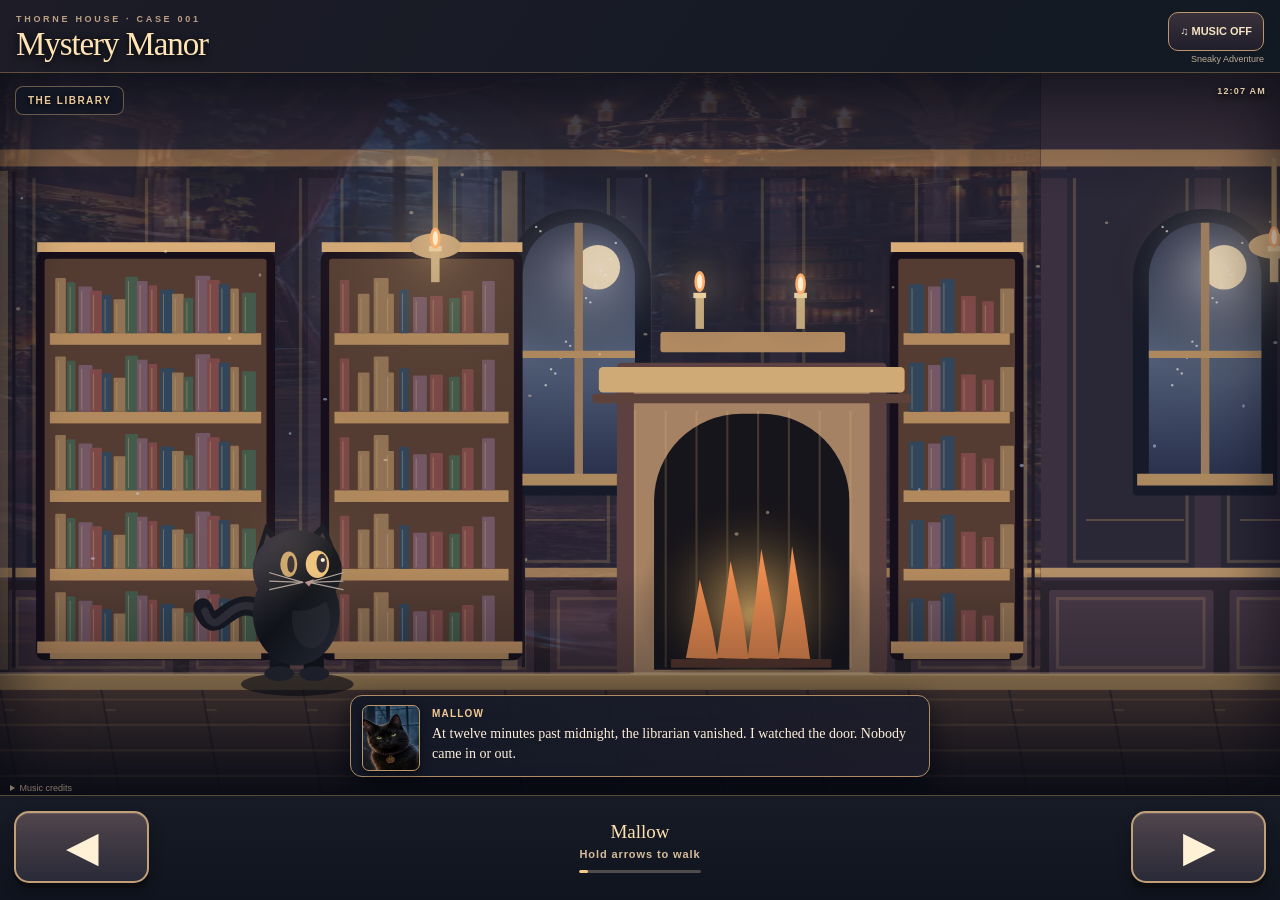
<file: prototype-v0.html>
<!doctype html>
<html lang="en">
<head>
<meta charset="utf-8">
<meta name="viewport" content="width=device-width,initial-scale=1,maximum-scale=1,viewport-fit=cover">
<meta name="theme-color" content="#0b1017">
<meta name="apple-mobile-web-app-capable" content="yes">
<meta name="description" content="Mystery Manor · The Vanishing at Thorne House. Explore the mansion as Mallow the librarian's cat.">
<title>Mystery Manor · The Mansion Walk</title>
<style>
:root{color-scheme:dark;font-family:Georgia,"Times New Roman",serif;background:#0b1017;color:#f8e8d1}
*{box-sizing:border-box}
html,body{margin:0;width:100%;height:100%;overflow:hidden;overscroll-behavior:none;-webkit-touch-callout:none;-webkit-user-select:none;user-select:none}
button,input{font:inherit}
button{-webkit-tap-highlight-color:transparent;cursor:pointer;-webkit-touch-callout:none;-webkit-user-select:none;user-select:none;touch-action:manipulation}
button:focus-visible,input:focus-visible{outline:3px solid #f6d398;outline-offset:3px}
#app{position:relative;height:100dvh;display:flex;flex-direction:column;min-height:420px;background:#0b1017;overflow:hidden}
#hud{height:73px;min-height:73px;position:relative;z-index:5;display:flex;align-items:center;justify-content:space-between;gap:12px;padding:12px max(16px,env(safe-area-inset-left)) 9px;border-bottom:1px solid #b28a5977;background:linear-gradient(125deg,#1d1c27,#111923)}
#hud .series{font:800 9px/1.2 Arial,sans-serif;letter-spacing:2.7px;color:#bc9f85;text-transform:uppercase}
#hud h1{margin:4px 0 0;font:500 clamp(23px,6.1vw,33px)/1 Georgia,serif;white-space:nowrap;letter-spacing:-1.1px;color:#ffe4b6;text-shadow:0 2px 9px #000}
#audio-area{display:flex;flex-direction:column;align-items:flex-end;gap:3px}
#music{border:1px solid #ba966e;background:linear-gradient(#39313a,#201f2c);border-radius:10px;color:#f7e3c3;font:800 11px Arial,sans-serif;min-height:39px;padding:7px 11px;white-space:nowrap}
#music.playing{border-color:#d7bd89;color:#c9f2d7}
#nowplaying{color:#bdac95;font:9px Arial,sans-serif;max-width:150px;text-align:right;overflow:hidden;text-overflow:ellipsis;white-space:nowrap}
#viewport{position:relative;flex:1;min-height:0;overflow:hidden;background:#151925;touch-action:none;user-select:none;-webkit-user-select:none}
#stage{display:block;width:100%;height:100%;touch-action:none}
#vignette{position:absolute;inset:0;pointer-events:none;background:linear-gradient(180deg,#03060955,transparent 18%,transparent 69%,#080c15b0 100%);box-shadow:inset 0 0 55px 13px #03060f88}
#where{position:absolute;left:15px;top:13px;border:1px solid #cbaa7777;background:#131724c9;backdrop-filter:blur(7px);padding:8px 12px;border-radius:8px;font:800 10px Arial,sans-serif;letter-spacing:1.5px;color:#e9c99b;text-transform:uppercase;text-shadow:0 1px 5px #000;pointer-events:none}
#chapter{position:absolute;right:14px;top:13px;font:800 9px Arial,sans-serif;letter-spacing:1.2px;color:#dfc9a8;text-shadow:0 2px 6px #000;pointer-events:none}
#story{position:absolute;left:50%;bottom:18px;transform:translateX(-50%);width:min(calc(100% - 25px),580px);background:linear-gradient(130deg,#121826ea,#1d1c2aef);border:1px solid #ae8c65;border-radius:12px;padding:12px 15px 12px 81px;box-shadow:0 9px 28px #03040dbb;pointer-events:none;opacity:0;transition:opacity .35s}
#story.visible{opacity:1}
#face{position:absolute;left:11px;top:9px;width:58px;height:66px;border-radius:7px;border:1px solid #bd9769;background-image:url("assets/mystery_manor_witnesses.webp?v=2");background-size:300% 100%;background-position:0% 50%;background-color:#302d34;box-shadow:0 3px 8px #0008}
#speaker{color:#f1c994;font:900 10px Arial,sans-serif;letter-spacing:1.2px}
#speech{margin:5px 0 0;color:#fff0d8;font:14px/1.43 Georgia,serif;text-wrap:pretty}
#controls{position:relative;z-index:6;display:flex;justify-content:space-between;align-items:center;gap:10px;min-height:105px;padding:10px max(14px,env(safe-area-inset-left)) max(12px,env(safe-area-inset-bottom));border-top:1px solid #a5885c77;background:linear-gradient(#171b26,#10141e);touch-action:none}
.arrow{appearance:none;-webkit-appearance:none;outline-offset:2px;-webkit-touch-callout:none!important;-webkit-user-select:none!important;user-select:none!important;touch-action:none!important;-webkit-tap-highlight-color:transparent!important;overscroll-behavior:contain;border:2px solid #c2a077;background:linear-gradient(#51454b,#292a38);box-shadow:inset 0 1px #fff2,0 5px 0 #0b0d13,0 8px 13px #0005;border-radius:15px;width:clamp(82px,27vw,135px);height:72px;display:grid;place-items:center;color:#fff1d5;font:700 39px Arial,sans-serif;touch-action:none;user-select:none}
.arrow:active,.arrow.pressed{transform:translateY(4px);box-shadow:inset 0 1px #fff2,0 1px 0 #0b0d13;filter:brightness(1.18)}
#help{color:#d6bd9d;text-align:center;font:800 11px/1.5 Arial,sans-serif;letter-spacing:.9px;max-width:160px}
#help strong{display:block;color:#ffe0af;font:500 19px Georgia,serif;letter-spacing:0;margin-bottom:3px}
#position{height:3px;background:#514c4c;margin:7px 0 0;border-radius:8px;overflow:hidden}
#position i{display:block;width:0;height:100%;background:#f3c98a;border-radius:8px}
#soundfallback{position:absolute;z-index:10;right:10px;top:77px;background:#171b26f2;border:1px solid #bd9769;border-radius:10px;padding:12px;color:#ffdeae;box-shadow:0 8px 25px #000a;max-width:280px;font:12px/1.4 Arial,sans-serif}
#soundfallback[hidden]{display:none}
#soundfallback audio{max-width:100%;display:block;margin-top:7px}
#soundfallback button{margin-top:6px;background:#3b3544;border:1px solid #a18b78;color:#ffe2b3;border-radius:7px;padding:5px 9px}
#credits{position:absolute;z-index:6;left:10px;bottom:107px;font:9px Arial,sans-serif;color:#c4af93a6}
#credits a{color:inherit}
@media(max-width:400px){#hud{height:66px;min-height:66px}#hud h1{font-size:24px}#nowplaying{font-size:8px}#controls{min-height:99px}.arrow{height:66px;width:88px}#story{bottom:10px;padding:10px 11px 10px 71px}#face{width:50px;height:61px}#speech{font-size:13px}#help strong{font-size:17px}#credits{display:none}}
@media(max-height:690px){#hud{height:59px;min-height:59px}#controls{min-height:85px;padding-top:7px}.arrow{height:59px}#story{bottom:8px}}
@media(prefers-reduced-motion:reduce){#story{transition:none}}
</style>
</head>
<body>
<div id="app">
<header id="hud"><div><div class="series">Thorne House · Case 001</div><h1>Mystery Manor</h1></div><div id="audio-area"><button id="music" type="button" aria-pressed="false">♫ MUSIC OFF</button><div id="nowplaying">Sneaky Adventure</div></div></header>
<main id="viewport" aria-label="Side-scrolling mansion. Walk left and right as Mallow, the librarian's cat.">
<canvas id="stage" aria-label="Animated side-scrolling mansion, with a playable black cat and familiar mystery characters"></canvas>
<div id="vignette"></div><div id="where">The Library</div><div id="chapter">12:07 AM</div>
<div id="story" aria-live="polite"><div id="face"></div><div id="speaker">MALLOW</div><p id="speech">The librarian vanished. Something moved behind the fireplace.</p></div>
</main>
<div id="controls"><button id="left" class="arrow" draggable="false" aria-label="Walk left" type="button">◀</button><div id="help"><strong>Mallow</strong>Hold arrows to walk<div id="position"><i id="position-fill"></i></div></div><button id="right" class="arrow" draggable="false" aria-label="Walk right" type="button">▶</button></div>
<div id="soundfallback" hidden>Music couldn't start automatically. Use this player or try the music button.<audio id="fallback-player" controls></audio><button id="closefallback">Close</button></div>
<details id="credits"><summary>Music credits</summary><div style="position:absolute;bottom:20px;left:0;width:min(350px,90vw);padding:12px;background:#131924f5;border:1px solid #b79b70;border-radius:9px;box-shadow:0 6px 30px #0009;line-height:1.5;font-size:11px;color:#efd5af">Original Mystery Manor tracks: <a href="https://incompetech.com/music/royalty-free/index.html?isrc=USUAN1100644" target="_blank" rel="noopener noreferrer">Sneaky Adventure</a>, <a href="https://incompetech.com/music/royalty-free/index.html?isrc=USUAN1100419" target="_blank" rel="noopener noreferrer">Some Amount of Evil</a>, and <a href="https://incompetech.com/music/royalty-free/index.html?isrc=USUAN1100510" target="_blank" rel="noopener noreferrer">Machinations</a>, by Kevin MacLeod. Tracks unmodified. Licensed <a href="https://creativecommons.org/licenses/by/4.0/" target="_blank" rel="noopener noreferrer">CC BY 4.0</a>.</div></details>
</div>
<script>
(function(){
"use strict";
// The original licensed Mystery Manor soundtrack, unchanged.
var tracks=[
 {title:"Sneaky Adventure",url:"https://incompetech.com/music/royalty-free/mp3-royaltyfree/Sneaky%20Adventure.mp3?v=mystery-real-2026-11-15"},
 {title:"Some Amount of Evil",url:"https://incompetech.com/music/royalty-free/mp3-royaltyfree/Some%20Amount%20of%20Evil.mp3?v=mystery-real-2026-11-15"},
 {title:"Machinations",url:"https://incompetech.com/music/royalty-free/mp3-royaltyfree/Machinations.mp3?v=mystery-real-2026-11-15"}
];
var $=function(s){return document.getElementById(s)};
var music=$("music"),nowplaying=$("nowplaying"),player=null,trackIndex=0,playing=false;
function syncMusic(){music.textContent=playing?"♫ MUSIC ON":"♫ MUSIC OFF";music.setAttribute("aria-pressed",playing?"true":"false");music.classList.toggle("playing",playing);nowplaying.textContent=tracks[trackIndex].title}
function showMusicFallback(){var panel=$("soundfallback"),p=$("fallback-player");p.src=tracks[trackIndex].url;panel.hidden=false;syncMusic()}
function initMusic(){
 if(player)return;
 player=new Audio(tracks[trackIndex].url);player.volume=.4;player.preload="none";
 player.addEventListener("ended",function(){trackIndex=(trackIndex+1)%tracks.length;player.src=tracks[trackIndex].url;syncMusic();if(playing)player.play().catch(function(){playing=false;showMusicFallback()})});
 player.addEventListener("error",function(){playing=false;showMusicFallback()});
}
music.addEventListener("click",function(){
 initMusic();
 if(playing){playing=false;player.pause();syncMusic();return}
 var promise=player.play();
 if(promise&&promise.then){promise.then(function(){playing=true;$("soundfallback").hidden=true;syncMusic()}).catch(function(){playing=false;showMusicFallback()})}
 else{playing=true;syncMusic()}
});
$("closefallback").addEventListener("click",function(){$("soundfallback").hidden=true});
document.addEventListener("visibilitychange",function(){if(document.hidden&&playing){player.pause();playing=false;syncMusic()}});
syncMusic();

// Walk left or right in a continuous 3,900-pixel illustrated mansion.
var canvas=$("stage"),ctx=canvas.getContext("2d",{alpha:false});
var H=680,WORLD=3900,px=280,cam=0,vw=700,last=0,clock=0,walk=0,dir=1;
var keys={left:false,right:false},roomName="";
var rooms=[{x:0,end:980,name:"The Library"},{x:980,end:1950,name:"The West Hall"},{x:1950,end:2920,name:"Portrait Gallery"},{x:2920,end:3900,name:"The Attic Landing"}];
var beat=-1;
var beats=[
 {x:380,w:290,speaker:"MALLOW",face:0,text:"At twelve minutes past midnight, the librarian vanished. I watched the door. Nobody came in or out."},
 {x:785,w:200,speaker:"MALLOW",face:0,text:"I heard stone scraping behind this fireplace. There's a mark hidden in the soot."},
 {x:1740,w:250,speaker:"FERN",face:1,text:"The front door is still sealed with wax. Nobody used it. But there's mud on the hearthstones."},
 {x:2510,w:250,speaker:"MISS WISP",face:2,text:"I saw a living figure near the fireplace. I didn't kidnap anybody! And then I heard stone sliding."},
 {x:3490,w:240,speaker:"THE MANOR",face:2,text:"The librarian left a warning about a hidden star map, a secret passage, and someone called the Collector."}
];
function clamp(x,a,b){return Math.max(a,Math.min(b,x))}
function lerp(a,b,t){return a+(b-a)*t}
function fill(x,y,w,h,c){ctx.fillStyle=c;ctx.fillRect(x,y,w,h)}
function path(points,c){ctx.beginPath();ctx.moveTo(points[0],points[1]);for(var i=2;i<points.length;i+=2)ctx.lineTo(points[i],points[i+1]);ctx.closePath();ctx.fillStyle=c;ctx.fill()}
function ellipse(x,y,rx,ry,c){ctx.beginPath();ctx.ellipse(x,y,rx,ry,0,0,Math.PI*2);ctx.fillStyle=c;ctx.fill()}
function line(x,y,x2,y2,c,w){ctx.strokeStyle=c;ctx.lineWidth=w;ctx.beginPath();ctx.moveTo(x,y);ctx.lineTo(x2,y2);ctx.stroke()}
function rrect(x,y,w,h,r,c){ctx.fillStyle=c;ctx.beginPath();ctx.roundRect(x,y,w,h,r);ctx.fill()}
function glow(x,y,r,c){var g=ctx.createRadialGradient(x,y,2,x,y,r);g.addColorStop(0,c);g.addColorStop(1,"#0000");ctx.fillStyle=g;ctx.fillRect(x-r,y-r,r*2,r*2)}
function tallWindow(x){
 rrect(x-68,128,136,270,[67,67,4,4],"#161a29");
 var g=ctx.createLinearGradient(x,131,x,392);g.addColorStop(0,"#29304a");g.addColorStop(.5,"#54617b");g.addColorStop(1,"#242b47");
 rrect(x-53,141,106,241,[51,51,3,3],g);
 glow(x+8,188,100,"#d9d5d55a");
 ellipse(x+18,183,21,21,"#ebd7b0");glow(x+18,183,95,"#cfc9f028");
 for(var s=0;s<17;s++){var sx=x-40+(s*47%80),sy=145+(s*67%160);ellipse(sx,sy,1.1,1.1,"#e3e4e4b2")}
 line(x,141,x,382,"#9c7c5e",8);line(x-53,265,x+53,265,"#b18b61",7);
 line(x-64,383,x+64,383,"#ac885f",11);
}
function woodPanels(from,to,wall){
 fill(from,0,to-from,580,wall);
 for(var x=from+25;x<to;x+=145){
  rrect(x,84,120,386,3,"#191c2e77");ctx.strokeStyle="#b296694a";ctx.lineWidth=3;ctx.strokeRect(x+7,93,106,367);
  line(x+18,421,x+110,421,"#a2805765",2);
 }
 fill(from,72,to-from,16,"#9f7959");fill(from,91,to-from,8,"#292738");
 fill(from,466,to-from,9,"#b18e66");
 fill(from,478,to-from,101,"#2d2630");
 for(var i=from+8;i<to;i+=170){rrect(i,487,155,82,3,"#493947");ctx.strokeStyle="#a4876052";ctx.lineWidth=3;ctx.strokeRect(i+8,495,138,65)}
}
function floorBoard(){
 var g=ctx.createLinearGradient(0,570,0,680);g.addColorStop(0,"#806049");g.addColorStop(.12,"#523d37");g.addColorStop(1,"#261f27");fill(0,570,WORLD,110,g);
 for(var x=0;x<WORLD;x+=95){line(x,579,x+18,680,"#15162274",2);line(x+4,600,x+14,600,"#b4926242",2)}
 for(var y=590;y<680;y+=24)line(0,y,WORLD,y,"#c79a663c",2);
 fill(0,566,WORLD,15,"#ae8a5b");line(0,566,WORLD,566,"#efcfa073",3);
}
function rug(x,w){
 var g=ctx.createLinearGradient(0,565,0,650);g.addColorStop(0,"#8b3744");g.addColorStop(1,"#542838");
 path([x,582,x+w,582,x+w+30,666,x-30,666],g);
 line(x+15,594,x+w-15,594,"#c99a67",3);line(x-8,660,x+w+9,660,"#c99a67",3);
 for(var i=x+85;i<x+w;i+=155){ellipse(i,618,39,16,"#c59a6344");ellipse(i,618,24,9,"#5e293f")}
}
function candle(x,y){
 fill(x-4,y,8,31,"#c8ad82");fill(x-6,y-3,12,5,"#ead2a7");
 var flame=Math.sin(clock*6+x)*3;
 glow(x,y-10,62,"#ffc97d2a");ellipse(x,y-13+flame,5,10,"#ffad6b");ellipse(x,y-13+flame,2.5,7,"#ffefd0")
}
function lamp(x){
 line(x,80,x,155,"#a98962",5);ellipse(x,163,24,12,"#c6a37c");candle(x,166);glow(x,176,190,"#f5d49d24")
}
function bookshelf(x,w){
 rrect(x,168,w,385,8,"#160f1b");rrect(x+8,175,w-16,368,3,"#543c32");
 for(var y=190;y<=491;y+=74){
  fill(x+13,y+55,w-26,11,"#b1895d");
  for(var p=x+18;p<x+w-20;p+=10+((p*7|0)%11)){
   var bw=8+((p*3|0)%7),bh=30+((p*11|0)%25);
   var cols=["#7c4948","#31455b","#917254","#445b4b","#735765"];
   rrect(p,y+55-bh,bw,bh,1,cols[Math.abs(p|0)%5]);
   line(p+3,y+59-bh,p+3,y+53,"#c8ab7666",1);
  }
 }
 line(x+1,164,x+w,164,"#d8ad78",9);line(x+1,541,x+w,541,"#bd8f62",11);
}
function fireplace(x){
 rrect(x-127,273,254,293,4,"#5c4140");
 rrect(x-111,287,222,282,2,"#a58263");
 rrect(x-92,321,184,241,[82,82,0,0],"#17151c");
 rrect(x-144,277,288,24,4,"#cfaa76");
 rrect(x-150,302,300,9,3,"#5c423a");
 for(var i=0;i<8;i++){line(x-110+(i*29),318,x-110+(i*29),560,"#e0b88a36",2)}
 var g=ctx.createRadialGradient(x,511,5,x,498,107);g.addColorStop(0,"#ffc66fbb");g.addColorStop(1,"#0000");fill(x-120,385,240,187,g);
 for(var f=0;f<4;f++){var ff=Math.sin(clock*8+f)*10,xx=x-49+f*29;path([xx-13,551,xx-6,511+ff,xx,474-f*8+ff,xx+12,521+ff,xx+17,552],"#ea8b4f");}
 fill(x-76,552,151,8,"#59372c");rrect(x-115,565,230,8,2,"#bb976c");
}
function clockcase(x){
 rrect(x-49,250,98,312,7,"#482f31");rrect(x-41,257,82,304,5,"#816044");
 rrect(x-36,270,72,126,[27,27,6,6],"#b39269");
 ellipse(x,331,29,29,"#e1cda3");ellipse(x,331,26,26,"#6f523a");
 ellipse(x,331,23,23,"#e4d6b5");line(x,331,x+10,311,"#3a2c32",3);line(x,331,x+14,340,"#3a2c32",2.5);
 for(var i=0;i<12;i++){var a=i*Math.PI/6;ellipse(x+19*Math.sin(a),331-19*Math.cos(a),1.3,1.3,"#574637")}
 rrect(x-30,412,60,117,3,"#3d2a2a");ellipse(x+Math.sin(clock*.8)*12,471,9,20,"#ddbb7d");
 rrect(x-62,545,124,26,3,"#79533e");
}
function sealedDoor(x){
 rrect(x-87,160,174,409,[80,80,2,2],"#15131e");
 rrect(x-74,174,148,391,[68,68,0,0],"#654a3e");
 for(var i=0;i<3;i++)rrect(x-56,241+i*94,111,71,3,"#3c2b30");
 line(x-75,185,x-75,567,"#b28a6290",5);line(x+76,185,x+76,567,"#b28a6290",5);
 ellipse(x+50,392,5,5,"#e2b178");ellipse(x+56,396,11,11,"#8c2437");
}
function portrait(x,y,mode){
 rrect(x-85,y-9,170,211,5,"#946d4b");rrect(x-75,y+1,150,190,4,"#2d2536");
 if(mode===0){ellipse(x,y+77,45,55,"#6a4c51");ellipse(x,y+59,24,28,"#c5a989");path([x-25,y+49,x-30,y+24,x+2,y+7,x+25,y+43],"#40303a")}
 else if(mode===1){ellipse(x,y+77,45,55,"#293a4f");ellipse(x,y+59,25,28,"#b49a81");rrect(x-29,y+25,58,18,3,"#6e514b")}
 else {glow(x,y+95,90,"#9ab7cd5a");ellipse(x,y+87,34,55,"#aebdd0a3");ellipse(x,y+42,23,27,"#e4dcd0")}
 rrect(x-79,y+192,160,7,2,"#ccaa78");
}
function stairs(x){
 for(var i=0;i<9;i++){
  var sx=x+i*52,top=562-i*27;
  path([sx,568,sx+60,568,sx+60,top,sx,top],i%2?"#5c4141":"#745047");
  line(sx,top,sx+60,top,"#d2af7b",5);
 }
 line(x,480,x+467,270,"#c4a179",5);
 for(var j=0;j<9;j++)line(x+j*53,476-j*25,x+j*53,423-j*25,"#ad835f",4);
}
function chest(x){
 rrect(x-100,488,200,77,9,"#573b35");rrect(x-100,482,200,25,9,"#98714a");
 for(var i=-1;i<=1;i+=2)rrect(x+i*72-4,480,8,90,2,"#c5a26e");
 rrect(x-14,511,28,31,3,"#b89b68");
}

// Painterly full-height characters with natural proportions and layered lighting.
// Fern and Miss Wisp retain their original identities and positions in Thorne House.
function wisp(x,t){
 var float=Math.sin(t*1.4)*9,sw=Math.sin(t*1.13),wy=410+float;
 ctx.save();ctx.translate(x,wy);
 ctx.globalAlpha=.9;
 glow(0,-12,155,"#91b9e654");
 glow(0,46,125,"#a5cbef2b");
 // Trailing veils are semi-transparent, tapered, and billow independently.
 for(var layer=0;layer<4;layer++){
  var tail=sw*(10+layer*7),off=layer*5;
  var veil=ctx.createLinearGradient(0,-95,0,145);
  veil.addColorStop(0,layer%2?"#d6e9fd43":"#a0c5e35b");
  veil.addColorStop(.48,"#e9eaf364");
  veil.addColorStop(1,"#8bb9db00");
  ctx.beginPath();ctx.moveTo(-34+off,-67);
  ctx.bezierCurveTo(-59+tail,-7,-60-tail,63,-39+tail,148);
  ctx.bezierCurveTo(-18+tail,123,-16-tail,167,5+tail,142);
  ctx.bezierCurveTo(25+tail,162,51+tail,144,45,101);
  ctx.bezierCurveTo(59,42,58,-5,37,-67);
  ctx.closePath();ctx.fillStyle=veil;ctx.fill()
 }
 // Dark flowing hair behind head and shoulders.
 var hair=ctx.createLinearGradient(-32,-154,49,-10);hair.addColorStop(0,"#54667f");hair.addColorStop(.55,"#899bb1");hair.addColorStop(1,"#5c729483");
 ctx.beginPath();ctx.moveTo(-26,-129);ctx.bezierCurveTo(-41,-126,-50,-80,-41,-37);
 ctx.bezierCurveTo(-56,10,-38,60,-29,65);ctx.bezierCurveTo(-35,11,42,12,36,59);
 ctx.bezierCurveTo(54,7,44,-81,29,-124);ctx.closePath();ctx.fillStyle=hair;ctx.fill();
 // Delicate Victorian bodice, narrow waist and layered collar.
 var dress=ctx.createLinearGradient(-51,-69,48,91);dress.addColorStop(0,"#e9e3e4dd");dress.addColorStop(.32,"#bfd2e3c5");dress.addColorStop(.6,"#9ab7cdaf");dress.addColorStop(1,"#8aa9c432");
 ctx.beginPath();ctx.moveTo(-21,-62);ctx.bezierCurveTo(-38,-59,-47,-42,-44,-8);
 ctx.bezierCurveTo(-36,15,-29,20,-29,40);ctx.bezierCurveTo(-47,72,-59,125,-54,154);
 ctx.bezierCurveTo(-21,139,-21,154,0,139);ctx.bezierCurveTo(27,160,28,136,60,152);
 ctx.bezierCurveTo(54,104,37,54,29,35);ctx.bezierCurveTo(26,14,44,-19,37,-41);
 ctx.bezierCurveTo(29,-59,14,-62,10,-64);ctx.closePath();ctx.fillStyle=dress;ctx.fill();
 // Lace seam and pleats, translucent and moving with the ghost.
 for(var k=-2;k<=2;k++){
  ctx.strokeStyle="#fff6f766";ctx.lineWidth=1.4;ctx.beginPath();
  ctx.moveTo(k*8,21);ctx.bezierCurveTo(k*12+sw*6,64,k*15-sw*4,123,k*14+sw*9,145);ctx.stroke()
 }
 ctx.strokeStyle="#e8f4ff9e";ctx.lineWidth=2;
 ctx.beginPath();ctx.moveTo(-22,-56);ctx.quadraticCurveTo(0,-30,19,-58);ctx.stroke();
 // Slim arms and gloved hands, no circular mitten hands.
 ctx.strokeStyle="#cfe6f5ab";ctx.lineCap="round";ctx.lineWidth=15;
 ctx.beginPath();ctx.moveTo(-33,-44);ctx.quadraticCurveTo(-52,-17,-53,20+sw*5);ctx.stroke();
 ctx.beginPath();ctx.moveTo(29,-45);ctx.quadraticCurveTo(54,-19,48,8-sw*5);ctx.stroke();
 ctx.lineWidth=6;ctx.strokeStyle="#edf3f2bc";
 ctx.beginPath();ctx.moveTo(-52,13);ctx.lineTo(-58,29);ctx.moveTo(48,4);ctx.lineTo(45,21);ctx.stroke();
 // Head: elongated anatomy, natural forehead, nose, cheeks and hair.
 var skin=ctx.createLinearGradient(-27,-119,27,-73);
 skin.addColorStop(0,"#ebeff1");skin.addColorStop(.4,"#d1dce6");skin.addColorStop(1,"#99adc6");
 ctx.beginPath();ctx.moveTo(-26,-126);ctx.bezierCurveTo(-30,-111,-26,-86,-12,-76);
 ctx.quadraticCurveTo(0,-67,11,-77);ctx.bezierCurveTo(23,-89,29,-111,22,-129);
 ctx.bezierCurveTo(10,-150,-15,-151,-26,-126);ctx.closePath();ctx.fillStyle=skin;ctx.fill();
 ctx.fillStyle="#4b5e82aa";ctx.beginPath();ctx.moveTo(-28,-130);ctx.bezierCurveTo(-19,-166,16,-159,29,-136);
 ctx.bezierCurveTo(16,-138,1,-132,-8,-125);ctx.bezierCurveTo(-16,-122,-21,-119,-27,-110);ctx.closePath();ctx.fill();
 ctx.strokeStyle="#edf7ffa6";ctx.lineWidth=2;ctx.beginPath();ctx.moveTo(-22,-130);ctx.quadraticCurveTo(-15,-160,10,-147);ctx.stroke();
 // Eyes with eyelids and fine lashes, small and spaced naturally.
 ctx.strokeStyle="#4b5b77";ctx.lineWidth=1.6;
 ctx.beginPath();ctx.moveTo(-16,-110);ctx.quadraticCurveTo(-10,-114,-5,-111);ctx.moveTo(6,-111);ctx.quadraticCurveTo(12,-115,17,-111);ctx.stroke();
 ellipse(-10,-109,2.2,3.2,"#40566c");ellipse(11,-110,2.2,3.2,"#40566c");
 ctx.strokeStyle="#9cacbf";ctx.lineWidth=1.2;
 ctx.beginPath();ctx.moveTo(0,-108);ctx.quadraticCurveTo(-3,-95,2,-95);ctx.stroke();
 ctx.strokeStyle="#a881a0";ctx.lineWidth=1.3;ctx.beginPath();ctx.moveTo(-5,-86);ctx.quadraticCurveTo(0,-84,7,-87);ctx.stroke();
 // Ghostly motes detach from the sleeves.
 for(var m=0;m<7;m++){
  var xx=Math.sin(t*1.2+m*3)*8+((m%2)?-51:47),yy=30+m*13-Math.sin(t*1.7+m)*9;
  ellipse(xx,yy,1.8,1.8,"#e9f7f5a2")
 }
 ctx.restore();
}
function fern(x,t){
 var breath=Math.sin(t*1.1)*1.8,headTurn=Math.sin(t*.62)*1.1;
 ctx.save();ctx.translate(x,0);
 ellipse(0,573,52,12,"#0406117d");
 // Character is intentionally tall/slender and lightly hunched; avoid chibi silhouette.
 // Boots, worn trousers, stitched cuffs and natural waist.
 var legG=ctx.createLinearGradient(-33,455,37,575);legG.addColorStop(0,"#292e32");legG.addColorStop(1,"#181f24");
 ctx.fillStyle=legG;
 ctx.beginPath();ctx.moveTo(-21,476);ctx.lineTo(-7,476);ctx.lineTo(-11,552);ctx.lineTo(-13,560);ctx.lineTo(-31,560);ctx.lineTo(-31,544);ctx.closePath();ctx.fill();
 ctx.beginPath();ctx.moveTo(9,475);ctx.lineTo(24,475);ctx.lineTo(25,545);ctx.lineTo(25,560);ctx.lineTo(7,560);ctx.closePath();ctx.fill();
 rrect(-36,546,29,23,5,"#262522");rrect(5,547,32,22,5,"#272722");
 line(-35,558,-7,558,"#8e775b",2);line(5,558,36,558,"#987f5f",2);
 // Draped long riding coat, shaped torso and flared fabric, gradient for volume.
 var coat=ctx.createLinearGradient(-54,339,52,555);
 coat.addColorStop(0,"#718477");coat.addColorStop(.26,"#3d5a54");coat.addColorStop(.63,"#263e3c");coat.addColorStop(1,"#1b2b2e");
 ctx.beginPath();ctx.moveTo(-22,347+breath);ctx.bezierCurveTo(-43,345,-46,360,-44,395);
 ctx.bezierCurveTo(-37,425,-26,460,-45,538);ctx.quadraticCurveTo(-21,552,-5,544);
 ctx.bezierCurveTo(1,486,-2,470,1,459);ctx.bezierCurveTo(10,482,18,525,39,544);
 ctx.quadraticCurveTo(50,538,49,532);ctx.bezierCurveTo(27,475,41,418,43,390);
 ctx.bezierCurveTo(45,367,29,345,17,347);ctx.closePath();ctx.fillStyle=coat;ctx.fill();
 // Undercoat linen and asymmetrical brass fastening.
 var vest=ctx.createLinearGradient(-8,356,17,468);vest.addColorStop(0,"#b8aea0");vest.addColorStop(1,"#696b5e");
 ctx.beginPath();ctx.moveTo(-14,354);ctx.lineTo(16,353);ctx.lineTo(16,461);ctx.lineTo(-6,472);ctx.closePath();ctx.fillStyle=vest;ctx.fill();
 ctx.beginPath();ctx.moveTo(-19,354);ctx.lineTo(0,396);ctx.lineTo(-5,461);ctx.lineTo(-27,413);ctx.closePath();ctx.fillStyle="#4e665f";ctx.fill();
 ctx.beginPath();ctx.moveTo(19,354);ctx.lineTo(2,392);ctx.lineTo(16,462);ctx.lineTo(30,414);ctx.closePath();ctx.fillStyle="#28443f";ctx.fill();
 ctx.strokeStyle="#a5b0a2aa";ctx.lineWidth=1.5;ctx.beginPath();ctx.moveTo(-12,357);ctx.lineTo(-2,390);ctx.lineTo(-7,451);ctx.stroke();
 rrect(-27,451,55,10,2,"#382f30");rrect(-4,449,13,13,2,"#b99a70");
 for(var q=0;q<5;q++)ellipse(9,380+q*15,2.2,2.6,"#e1bd81");
 // Shoulder-length realistic sleeves and curved elbows.
 ctx.strokeStyle="#3f5953";ctx.lineCap="round";ctx.lineJoin="round";ctx.lineWidth=23;
 ctx.beginPath();ctx.moveTo(-32,370);ctx.bezierCurveTo(-44,408,-37,426,-48,470);ctx.stroke();
 ctx.beginPath();ctx.moveTo(29,368);ctx.bezierCurveTo(45,388,40,426,47,461);ctx.stroke();
 ctx.strokeStyle="#a8b8a06d";ctx.lineWidth=1.7;ctx.beginPath();ctx.moveTo(-36,387);ctx.quadraticCurveTo(-35,417,-44,463);ctx.moveTo(31,392);ctx.quadraticCurveTo(37,420,41,457);ctx.stroke();
 // Natural hands, long fingers rather than round mittens.
 var hand=ctx.createLinearGradient(-55,462,54,494);hand.addColorStop(0,"#c7ac8f");hand.addColorStop(1,"#8e735e");
 ctx.fillStyle=hand;
 ctx.beginPath();ctx.ellipse(-47,478,9,18,.11,0,Math.PI*2);ctx.fill();
 ctx.beginPath();ctx.ellipse(48,473,9,18,-.15,0,Math.PI*2);ctx.fill();
 for(var finger=0;finger<3;finger++)line(-53+finger*4,481,-54+finger*5,494,"#765d51",.9);
 // Brass lantern: glass, crossbars and a genuine pool of warm light.
 glow(73,505,110,"#ffc98244");
 ctx.strokeStyle="#ae8961";ctx.lineWidth=4;ctx.beginPath();ctx.moveTo(48,473);ctx.quadraticCurveTo(59,466,67,477);ctx.stroke();
 rrect(54,480,36,58,4,"#80654b");rrect(60,486,24,40,2,"#eec789");
 glow(72,499,30,"#ffe6a980");rrect(64,491,16,30,2,"#ffe9a8");
 line(54,482,54,541,"#e1bd78",3);line(90,482,90,540,"#cca574",3);
 rrect(51,538,42,7,2,"#bea179");
 // Neck and collar — face is proportionately sized and slightly turned.
 rrect(-11,339+breath,23,20,6,"#a68b76"); 
 ctx.beginPath();ctx.moveTo(-22,348);ctx.lineTo(-4,365);ctx.lineTo(2,347);ctx.lineTo(18,365);ctx.lineTo(26,351);
 ctx.strokeStyle="#d6cbaf";ctx.lineWidth=3;ctx.stroke();
 var skin=ctx.createLinearGradient(-24,295,29,355);skin.addColorStop(0,"#edc9a9");skin.addColorStop(.45,"#c29c80");skin.addColorStop(1,"#8f735e");
 ctx.beginPath();ctx.moveTo(-18+headTurn,305);
 ctx.bezierCurveTo(-27,317,-25,336,-11,345);
 ctx.bezierCurveTo(0,353,16,343,23,329);
 ctx.bezierCurveTo(27,314,19,299,8,297);
 ctx.bezierCurveTo(-3,295,-13,298,-18+headTurn,305);ctx.closePath();ctx.fillStyle=skin;ctx.fill();
 // Fine age lines, cheek highlight, small eyelids, a defined nose.
 ctx.strokeStyle="#715848b0";ctx.lineWidth=1.1;
 ctx.beginPath();ctx.moveTo(-12,317);ctx.quadraticCurveTo(-6,315,-3,317);
 ctx.moveTo(9,318);ctx.quadraticCurveTo(14,315,18,318);ctx.stroke();
 ellipse(-7,319,1.7,2.1,"#362e2c");ellipse(12,319,1.7,2.1,"#362e2c");
 ctx.beginPath();ctx.moveTo(3,320);ctx.quadraticCurveTo(-1,332,7,334);ctx.stroke();
 ctx.beginPath();ctx.moveTo(-5,337);ctx.quadraticCurveTo(1,339,9,336);ctx.stroke();
 ctx.strokeStyle="#ffead07d";ctx.lineWidth=2;ctx.beginPath();ctx.moveTo(-18,326);ctx.quadraticCurveTo(-10,337,-6,339);ctx.stroke();
 // Gray hair braided and pinned beneath a soft, aged wool hat.
 var hair=ctx.createLinearGradient(-29,283,30,341);hair.addColorStop(0,"#d7cec3");hair.addColorStop(.6,"#80827e");hair.addColorStop(1,"#505a58");
 ctx.beginPath();ctx.moveTo(-26,315);ctx.bezierCurveTo(-32,288,-14,281,4,282);
 ctx.bezierCurveTo(24,283,30,292,26,321);ctx.lineTo(18,308);
 ctx.bezierCurveTo(0,306,-11,301,-24,320);ctx.closePath();ctx.fillStyle=hair;ctx.fill();
 ctx.beginPath();ctx.ellipse(25,308,10,17,-.2,0,Math.PI*2);ctx.fillStyle="#777a73";ctx.fill();
 ctx.strokeStyle="#ddd1b0";ctx.lineWidth=1.5;ctx.beginPath();ctx.moveTo(-22,302);ctx.quadraticCurveTo(-3,285,18,302);ctx.stroke();
 // Worn hat with slender brim instead of exaggerated South Park circle.
 ctx.beginPath();ctx.moveTo(-24,306);ctx.quadraticCurveTo(-27,273,1,270);
 ctx.quadraticCurveTo(31,271,28,307);ctx.closePath();ctx.fillStyle="#515e56";ctx.fill();
 ctx.beginPath();ctx.ellipse(1,307,37,7,0,0,Math.PI*2);ctx.fillStyle="#394b43";ctx.fill();
 line(-29,301,30,301,"#b7a07b",2.3);
 ctx.restore();
}
function mallow(x,t,moving,facing){
 var bounce=moving?Math.sin(walk*14)*3:Math.sin(t*2.4)*1.7;
 var step=moving?Math.sin(walk*14)*11:0;
 ctx.save();ctx.translate(x,560+bounce);ctx.scale(facing,1);
 ellipse(0,15,53,11,"#070a14a0");
 // Tail is expressive and sways independently.
 ctx.strokeStyle="#161922";ctx.lineWidth=18;ctx.lineCap="round";
 ctx.beginPath();ctx.moveTo(-31,-53);ctx.bezierCurveTo(-65,-76,-76,-21,-89,-46+Math.sin(t*4)*11);ctx.stroke();
 ctx.strokeStyle="#31303b";ctx.lineWidth=7;ctx.beginPath();ctx.moveTo(-33,-54);ctx.bezierCurveTo(-66,-75,-74,-21,-87,-44+Math.sin(t*4)*10);ctx.stroke();
 // Animated feet.
 rrect(-26+step,-26,19,33,8,"#171922");rrect(6-step,-26,19,33,8,"#12141b");
 ellipse(-17+step,5,14,7,"#282932");ellipse(16-step,5,14,7,"#262734");
 var body=ctx.createLinearGradient(-40,-95,38,-25);body.addColorStop(0,"#35323c");body.addColorStop(.5,"#101319");body.addColorStop(1,"#282b36");
 ellipse(-1,-52,41,49,body);ellipse(13,-46,18,27,"#55546233");
 path([-42,-97,-30,-136,-5,-109,25,-137,42,-96],"#151821");
 path([-36,-101,-29,-127,-12,-107],"#40333b");
 path([11,-109,24,-128,35,-99],"#44353b");
 ellipse(0,-92,42,38,body);
 // Side-glance animation with a warm golden iris.
 ellipse(19,-98,11,13,"#f0c57f");ellipse(23,-99,4.9,9,"#302b32");ellipse(24,-102,2,2,"#fff2d9");
 ellipse(-8,-98,8,12,"#cda86b");ellipse(-6,-98,3.4,8,"#342c32");
 path([7,-81,16,-84,11,-77],"#c99392");
 for(var k=-1;k<=1;k++){line(11,-81,43,-82+k*8,"#b7a8a0",1.2);line(5,-81,-26,-82+k*8,"#b7a8a0",1.2)}
 ctx.restore()
}
function drawScene(){
 var g=ctx.createLinearGradient(0,0,0,H);g.addColorStop(0,"#101a27");g.addColorStop(1,"#252133");fill(0,0,WORLD,H,g);
 woodPanels(0,980,"#343044");woodPanels(980,1950,"#3a3040");woodPanels(1950,2920,"#292b3e");woodPanels(2920,WORLD,"#30283a");
 // Atmospheric overlays from the original Manor asset, used only in the library.
 if(bg.complete&&bg.naturalWidth){ctx.globalAlpha=.18;ctx.drawImage(bg,0,0,980,575);ctx.globalAlpha=1}
 for(var x=0;x<WORLD;x+=480){line(x,92,x,562,"#b0926a75",15);line(x+13,93,x+13,560,"#211b25",3)}
 tallWindow(545);tallWindow(1135);tallWindow(2180);tallWindow(3160);
 bookshelf(34,225);bookshelf(302,190);bookshelf(838,126);
 fireplace(708);rrect(622,244,174,19,2,"#b18a61");candle(659,210);candle(754,210);
 sealedDoor(1357);clockcase(1655);
 lamp(410);lamp(1200);lamp(1890);lamp(2450);lamp(3300);
 portrait(2055,204,0);portrait(2335,189,1);portrait(2743,220,2);
 stairs(2990);chest(3588);
 rug(155,530);rug(1150,640);rug(2130,570);rug(3160,555);
 floorBoard();
 // Foreground scenery, kept behind Mallow.
 fern(1835,clock);wisp(2560,clock);
 // Floating ambient dust in the foreground.
 for(var n=0;n<82;n++){
  var dx=(n*199+Math.sin(clock*.55+n*2)*35)%WORLD;
  if(dx<cam-50||dx>cam+vw+50)continue;
  var dy=100+(n*131%380)+Math.sin(clock*.9+n)*21;
  ellipse(dx,dy,1.2+(n%3)*.4,1.2+(n%2)*.4,n%5===0?"#c4d4ef83":"#f6dcbb6b");
 }
 mallow(px,clock,Math.abs(walkSpeed)>2,dir);
 // Soft pool of light moves with the cat.
 glow(px,450,100,"#ffe2a414")
}
var bg=new Image();bg.src="assets/mystery_manor_library_bg.webp?v=2";
function resize(){
 var rect=$("viewport").getBoundingClientRect(),dpr=Math.min(2,window.devicePixelRatio||1);
 canvas.width=Math.max(1,Math.round(rect.width*dpr));canvas.height=Math.max(1,Math.round(rect.height*dpr));
 vw=Math.max(200,Math.min(WORLD,H*rect.width/Math.max(1,rect.height)));
}
window.addEventListener("resize",resize);resize();
// iOS-safe controls: press/hold only on the two buttons, never on the scene.
function holdButton(id,key){
 var el=$(id),activePointers=new Set();
 function begin(e){
  if(e.cancelable)e.preventDefault();
  if(e.pointerType==="mouse"&&e.button!==0)return;
  activePointers.add(e.pointerId);
  keys[key]=true;
  el.classList.add("pressed");
  try{el.setPointerCapture(e.pointerId)}catch(err){}
 }
 function end(e){
  activePointers.delete(e.pointerId);
  if(!activePointers.size){
   keys[key]=false;el.classList.remove("pressed");
  }
 }
 el.addEventListener("pointerdown",begin,{passive:false});
 ["pointerup","pointercancel","lostpointercapture"].forEach(function(n){el.addEventListener(n,end)});
 // Safari occasionally activates text callouts on stationary touches even with
 // touch-action:none; preventing touchstart avoids selection/long-press menus.
 el.addEventListener("touchstart",function(e){if(e.cancelable)e.preventDefault();keys[key]=true;el.classList.add("pressed")},{passive:false});
 el.addEventListener("touchmove",function(e){if(e.cancelable)e.preventDefault()},{passive:false});
 el.addEventListener("touchend",function(e){if(e.cancelable)e.preventDefault();activePointers.clear();keys[key]=false;el.classList.remove("pressed")},{passive:false});
 el.addEventListener("touchcancel",function(e){if(e.cancelable)e.preventDefault();keys[key]=false;activePointers.clear();el.classList.remove("pressed")},{passive:false});
 el.addEventListener("contextmenu",function(e){e.preventDefault()});
 el.addEventListener("dragstart",function(e){e.preventDefault()});
}
holdButton("left","left");holdButton("right","right");
$("controls").addEventListener("selectstart",function(e){e.preventDefault()});
$("controls").addEventListener("contextmenu",function(e){e.preventDefault()});
window.addEventListener("pointerup",function(e){if(e.target!==$("left")&&e.target!==$("right")){keys.left=false;keys.right=false;$("left").classList.remove("pressed");$("right").classList.remove("pressed")}});
window.addEventListener("blur",function(){keys.left=false;keys.right=false});
document.addEventListener("visibilitychange",function(){if(document.hidden){keys.left=false;keys.right=false}});
window.addEventListener("keydown",function(e){
 if(["ArrowLeft","a","A"].includes(e.key)){keys.left=true;e.preventDefault()}
 if(["ArrowRight","d","D"].includes(e.key)){keys.right=true;e.preventDefault()}
});
window.addEventListener("keyup",function(e){if(["ArrowLeft","a","A"].includes(e.key))keys.left=false;if(["ArrowRight","d","D"].includes(e.key))keys.right=false});
// The mansion itself is scenery, not a movement control.
var walkSpeed=0;
function updateStory(){
 var room=rooms.find(function(r){return px>=r.x&&px<r.end})||rooms[3];
 if(room.name!==roomName){roomName=room.name;$("where").textContent=roomName}
 $("position-fill").style.width=(100*px/(WORLD-80)).toFixed(1)+"%";
 var closest=-1,dist=1e8;
 for(var i=0;i<beats.length;i++){var d=Math.abs(beats[i].x-px);if(d<beats[i].w&&d<dist){closest=i;dist=d}}
 if(closest!==beat){
  beat=closest;var panel=$("story");
  panel.classList.toggle("visible",beat!==-1);
  if(beat>=0){var b=beats[beat];$("speaker").textContent=b.speaker;$("speech").textContent=b.text;$("face").style.backgroundPosition=(b.face===0?"0%":b.face===1?"50%":"100%")+" 50%"}
 }
}
function frame(ms){
 var dt=Math.min(.04,Math.max(0,(ms-last)/1000||.016));last=ms;clock+=dt;
 var move=(keys.right?1:0)-(keys.left?1:0);
 walkSpeed=lerp(walkSpeed,move*285,Math.min(1,dt*12));
 if(move===0&&Math.abs(walkSpeed)<1)walkSpeed=0;
 px=clamp(px+walkSpeed*dt,72,WORLD-72);
 if(px===72&&walkSpeed<0||px===WORLD-72&&walkSpeed>0)walkSpeed=0;
 if(Math.abs(walkSpeed)>3){dir=Math.sign(walkSpeed);walk+=dt}
 var camTarget=clamp(px-vw*.41,0,Math.max(0,WORLD-vw));cam=lerp(cam,camTarget,Math.min(1,dt*7.6));
 if(Math.abs(cam-camTarget)<.4)cam=camTarget;
 var scale=canvas.height/H,cssW=canvas.width/scale;
 ctx.setTransform(scale,0,0,scale,0,0);ctx.fillStyle="#0e1420";ctx.fillRect(0,0,cssW,H);
 ctx.save();ctx.translate(-cam,0);drawScene();ctx.restore();
 updateStory();
 requestAnimationFrame(frame);
}
updateStory();requestAnimationFrame(frame);
window.MysteryManorWalk={getState:function(){return{x:Math.round(px),camera:Math.round(cam),viewWidth:Math.round(vw),room:roomName,moving:Math.abs(walkSpeed)>3,story:beat>=0?beats[beat].speaker:null,track:tracks[trackIndex].title,musicPlaying:playing}},moveTo:function(x){px=clamp(x,72,WORLD-72);return px},version:"Side-scroll 1.0"};
})();
</script>
</body>
</html>
</file>
<file: src/ui.css>
/* Mystery Manor UI: everything outside the game canvas. Deep mahogany, antique gold, burgundy, midnight blue. */
:root{
  --ink:#f3e6cf; --muted:#b7a487; --gold:#d9b46a; --gold-deep:#8a6a2c; --wine:#5a1e2a; --night:#07060c; --panel:#15101aee; --edge:#6b5330;
  --serif:"Iowan Old Style","Palatino Linotype",Palatino,"Book Antiqua",Georgia,serif;
  --sat: env(safe-area-inset-top, 0px); --sab: env(safe-area-inset-bottom, 0px); --sal: env(safe-area-inset-left, 0px); --sar: env(safe-area-inset-right, 0px);
}
*{box-sizing:border-box}
html,body{margin:0;height:100%;background:var(--night);color:var(--ink);font-family:var(--serif);overflow:hidden;overscroll-behavior:none}
body{-webkit-text-size-adjust:100%;touch-action:manipulation}
[hidden]{display:none!important}
#app{position:fixed;inset:0;display:flex;flex-direction:column;align-items:center;justify-content:center;background:var(--night)}
#stage-wrap{position:relative;width:min(100vw, calc(100dvh * 1560 / 720));aspect-ratio:1560/720;max-height:100dvh;overflow:hidden;background:#000}
#stage{position:absolute;inset:0}
#stage canvas{display:block;width:100%!important;height:100%!important;margin:0!important;touch-action:none}
#rotate-hint{display:none;margin:14px 20px 0;color:var(--muted);font-size:15px;text-align:center;font-style:italic}

/* Nothing in the HUD can be selected, dragged or long-pressed into a menu. */
.hud,.hud *,#stage,#dialogue,#card,#pad{-webkit-user-select:none;user-select:none;-webkit-touch-callout:none;-webkit-tap-highlight-color:transparent}
.hud{position:absolute;z-index:5}
button{font-family:var(--serif);color:inherit}

#pad{left:calc(14px + var(--sal));bottom:calc(12px + var(--sab));display:flex;gap:14px;touch-action:none}
.pad-btn{width:clamp(58px,10.5vw,84px);height:clamp(58px,10.5vw,84px);border-radius:50%;border:2px solid var(--gold-deep);background:radial-gradient(circle at 35% 30%,#3a2a22ee,#120d14ee);color:var(--gold);display:grid;place-items:center;touch-action:none;cursor:pointer;box-shadow:0 4px 0 #000a, inset 0 0 0 1px #0008;padding:0}
.pad-btn svg{width:46%;height:46%;pointer-events:none}
.pad-btn.down{background:radial-gradient(circle at 35% 30%,#7a5a2c,#3a2716);color:#fff3d0;transform:translateY(2px);box-shadow:0 2px 0 #000a}
#btn-act{right:calc(14px + var(--sar));bottom:calc(14px + var(--sab));min-height:clamp(54px,9.6vw,76px);padding:0 22px;border-radius:999px;border:2px solid var(--gold);background:linear-gradient(#6b1f2c,#3c0f1a);color:#ffe9bd;font-size:clamp(15px,2.3vw,20px);letter-spacing:.3px;touch-action:none;cursor:pointer;box-shadow:0 4px 0 #000a,0 0 22px #d9b46a55;animation:pulse 1.6s ease-in-out infinite}
@keyframes pulse{50%{box-shadow:0 4px 0 #000a,0 0 34px #d9b46aaa}}
#btn-menu{right:calc(12px + var(--sar));top:calc(10px + var(--sat));width:46px;height:46px;border-radius:50%;border:1.5px solid var(--gold-deep);background:#120d14cc;color:var(--gold);display:grid;place-items:center;cursor:pointer;padding:0}
#btn-menu svg{width:22px;height:22px}
#btn-leave{left:calc(12px + var(--sal));top:calc(10px + var(--sat));min-height:44px;padding:0 16px;border-radius:999px;border:1.5px solid var(--gold-deep);background:#120d14cc;color:var(--gold);font-size:15px;cursor:pointer}
#room-toast{position:absolute;z-index:4;left:50%;top:calc(12px + var(--sat));transform:translateX(-50%);padding:6px 20px;border-radius:999px;background:#0b0810bb;border:1px solid #6b533066;color:var(--gold);font-size:clamp(13px,2vw,17px);letter-spacing:2px;text-transform:uppercase;opacity:0;transition:opacity .8s;pointer-events:none;white-space:nowrap}
#room-toast.show{opacity:1}

#dialogue{position:absolute;z-index:8;left:50%;bottom:calc(8px + var(--sab));transform:translateX(-50%);width:min(94%,860px);display:flex;gap:14px;align-items:stretch;padding:12px 16px 12px 12px;background:linear-gradient(#1b131ef5,#0e0a12f5);border:1.5px solid var(--edge);border-radius:14px;box-shadow:0 10px 40px #000c, inset 0 0 0 1px #d9b46a22;cursor:pointer}
#dlg-portrait{flex:none;width:clamp(64px,13vw,104px);aspect-ratio:160/228;border-radius:9px;border:1.5px solid var(--gold-deep);background:#0b0810 url("../assets/mystery_manor_witnesses.webp") 0 0/300% 100% no-repeat}
#dlg-portrait.none{display:none}
#dlg-body{flex:1;min-width:0;display:flex;flex-direction:column}
#dlg-who{color:var(--gold);font-size:clamp(12px,1.7vw,15px);letter-spacing:2.5px;text-transform:uppercase;margin-bottom:3px}
#dlg-text{margin:0;font-size:clamp(15px,2.25vw,21px);line-height:1.42;flex:1;min-height:2.84em}
#dlg-next{align-self:flex-end;color:var(--muted);font-size:12px;font-style:italic;animation:blink 1.4s ease-in-out infinite}
@keyframes blink{50%{opacity:.35}}

#title,#card,#menu{position:absolute;inset:0;z-index:12;display:grid;place-items:center;text-align:center}
#title{background:radial-gradient(ellipse at 50% 38%,#2a1622 0,#0b0810 62%,#050408 100%)}
.title-inner{padding:10px 24px;max-width:720px}
.kicker{color:var(--gold);letter-spacing:4px;text-transform:uppercase;font-size:clamp(11px,1.7vw,14px)}
#title h1{margin:6px 0 0;font-weight:400;font-size:clamp(34px,8vw,74px);letter-spacing:2px;color:#f6e3b8;text-shadow:0 0 28px #d9b46a55,0 3px 0 #000}
#title h2{margin:2px 0 0;font-weight:400;font-style:italic;color:var(--muted);font-size:clamp(15px,2.8vw,24px)}
#title-status{color:var(--muted);font-size:14px;min-height:1.4em;margin:10px 0 8px}
.title-btns{display:flex;gap:12px;justify-content:center;flex-wrap:wrap}
button.gold,button.ghost{min-height:48px;padding:0 30px;border-radius:999px;font-size:18px;cursor:pointer;letter-spacing:.5px}
button.gold{border:2px solid var(--gold);background:linear-gradient(#e2c07a,#a47c33);color:#241505;box-shadow:0 4px 0 #3a2a0c}
button.gold:disabled{opacity:.45;cursor:default}
button.ghost{border:1.5px solid var(--gold-deep);background:#120d14;color:var(--gold)}
.fine{color:var(--muted);font-size:13px;line-height:1.5}
.fine a{color:var(--gold)}

#card{background:#040307f2;z-index:11;animation:fadein 1.2s ease-out}
@keyframes fadein{from{opacity:0}}
#card-inner{max-width:680px;padding:16px 26px}
#card-inner p{margin:0 0 .7em;font-size:clamp(15px,2.5vw,22px);line-height:1.5;opacity:0;animation:fadein 1.4s ease-out forwards}
#card-inner .kicker{display:block;margin-bottom:10px}
#card-inner h3{font-weight:400;font-size:clamp(24px,5vw,44px);margin:.1em 0 .4em;color:#f6e3b8}
#card-inner em{color:#e38a7a;font-style:normal;letter-spacing:3px}
#card-inner button{margin-top:10px;opacity:0;animation:fadein 1s ease-out forwards}

#menu{background:#040307cc;z-index:13}
.menu-inner{width:min(92%,440px);max-height:94%;overflow:auto;padding:16px 20px;background:var(--panel);border:1.5px solid var(--edge);border-radius:16px;text-align:left}
.menu-inner h3{margin:0 0 8px;font-weight:400;font-size:24px;color:var(--gold);text-align:center}
.row{display:flex;align-items:center;justify-content:space-between;gap:14px;min-height:46px;font-size:17px}
.row input[type=range]{flex:1;max-width:210px;accent-color:var(--gold);height:30px}
.toggle{min-width:74px;min-height:38px;border-radius:999px;border:1.5px solid var(--gold);background:#3c0f1a;color:#ffe9bd;font-size:15px;cursor:pointer}
.toggle[aria-pressed="false"]{background:#120d14;border-color:var(--gold-deep);color:var(--muted)}
.menu-inner details{margin:4px 0 10px}
.menu-inner summary{cursor:pointer;color:var(--gold);min-height:36px;display:flex;align-items:center}
.menu-btns{display:flex;gap:10px;flex-wrap:wrap;justify-content:center}
.menu-btns button{font-size:15px;padding:0 18px;min-height:44px}

/* Portrait fallback: the view sits at the top, the controls get the room underneath. */
@media (orientation:portrait){
  #app{justify-content:flex-start;padding-top:calc(8px + var(--sat))}
  #stage-wrap{width:100vw;overflow:visible}
  #rotate-hint{display:block}
  #pad{left:50%;transform:translateX(-50%);bottom:auto;top:calc(100% + 64px);gap:34px}
  .pad-btn{width:96px;height:96px}
  #btn-act{right:auto;left:50%;transform:translateX(-50%);bottom:auto;top:calc(100% + 186px);min-height:60px;font-size:18px;white-space:nowrap}
  #dialogue{bottom:auto;top:calc(100% + 54px);width:96vw}
  #dlg-text{font-size:17px}
}
@media (prefers-reduced-motion:reduce){ #btn-act,#dlg-next{animation:none} #card,#card-inner p,#card-inner button{animation-duration:.01s} }

/* Failure Entertainment: reusable studio credits and chapter end */
#credits-overlay{position:fixed;inset:0;z-index:50;overflow:auto;overscroll-behavior:contain;background:radial-gradient(circle at 50% 20%,#30202b 0%,#09070e 57%,#050407 100%);color:var(--ink);padding:20px max(20px,env(safe-area-inset-right)) max(40px,env(safe-area-inset-bottom));-webkit-overflow-scrolling:touch}
#credits-overlay[hidden]{display:none!important}
.fe-mm-credits{width:min(100%,650px);margin:0 auto;padding:18px 4px;text-align:center}
.fe-mm-credits .fe-mm-kicker{font:700 11px/1.7 Arial,sans-serif;letter-spacing:3px;text-transform:uppercase;color:var(--gold)}
.fe-mm-credits h1{font-size:clamp(40px,8vw,67px);font-weight:400;line-height:1.05;color:#fae4bd;margin:8px 0 0}
.fe-mm-credits h2{font-size:clamp(17px,3.6vw,26px);font-weight:400;font-style:italic;color:#cbb18a;margin:2px 0 0}
.fe-mm-credits .fe-mm-sub{font-style:italic;color:var(--muted);margin:18px 0}
.fe-mm-credits h3{font-size:29px;font-weight:400;color:var(--gold);margin:21px 0 12px}
.fe-mm-credits dl{margin:0}
.fe-mm-credits dt{font:700 11px/1.5 Arial,sans-serif;letter-spacing:1.5px;text-transform:uppercase;color:var(--gold);margin-top:18px}
.fe-mm-credits dd{font-size:clamp(14px,3vw,18px);line-height:1.6;color:#e4d4bd;margin:4px 0 0}
.fe-mm-credits a{color:#f4d7a2;text-decoration:underline;text-underline-offset:3px}
.fe-mm-thanks{font-size:18px;line-height:1.5;margin:26px auto;color:#e6cda7}
.fe-mm-quip{font-style:italic;letter-spacing:.5px;color:#d9bc8d;margin:14px auto 24px}
.fe-mm-credits button{margin:8px 0 20px}
#card-inner .fe-chapter-acknowledgment{font:700 11px Arial,sans-serif;color:#d9b46a;letter-spacing:1.7px;margin:15px 0 8px}
#card-inner .fe-chapter-acknowledgment span{display:block;font:italic 13px Georgia,serif;letter-spacing:normal;color:#d5b18a;margin:7px 0}
#card-inner [data-credits]{margin:6px 7px 6px 0;min-height:40px;opacity:1;animation:fadein 1s forwards}
#card-inner{max-height:min(85vh,680px);overflow-y:auto}

/* Automatic chapter credits roll; links and text remain touch-scrollable and readable. */
#credits-overlay{display:flex;flex-direction:column;align-items:center;justify-content:center;padding:10px max(15px,env(safe-area-inset-right)) max(15px,env(safe-area-inset-bottom));overflow:hidden}
.fe-mm-roll-viewport{width:min(100%,720px);height:min(75dvh,650px);min-height:130px;overflow:auto;overscroll-behavior:contain;scrollbar-width:thin;scrollbar-color:#cba66e #141016;mask-image:linear-gradient(to bottom,transparent,#000 11%,#000 89%,transparent);-webkit-mask-image:linear-gradient(to bottom,transparent,#000 11%,#000 89%,transparent)}
.fe-mm-roll-viewport .fe-mm-credits{padding:clamp(70px,15dvh,150px) 6px clamp(150px,40dvh,340px)}
.fe-mm-credits-buttons{width:min(100%,710px);display:flex;align-items:center;justify-content:center;gap:10px;flex-wrap:wrap;padding:10px}
.fe-mm-credits-buttons button{min-height:42px;padding:8px 15px;font-size:clamp(12px,2.2vw,17px)}
@media(max-height:460px){.fe-mm-roll-viewport{height:67dvh}.fe-mm-credits-buttons{padding:4px}.fe-mm-credits-buttons button{min-height:32px;padding:5px 11px}}
/* Rolling credits remain scrollable with Reduce Motion enabled; Pause is always available. */

.fe-mm-credits .fe-mm-tagline{color:#d7b37a;font-size:clamp(18px,3.5vw,25px);margin:10px 0 8px}

/* Portrait title screen occupies the PHONE, not the 1560:720 game canvas.
   Previously the third Credits button overflowed that shallow canvas and
   collided with the rotate hint beneath it. Landscape gameplay is unchanged. */
@media (orientation:portrait){
  #title{
    position:fixed;
    inset:0;
    z-index:25;
    display:flex;
    flex-direction:column;
    align-items:center;
    justify-content:flex-start;
    width:100vw;
    height:100vh;
    height:100dvh;
    box-sizing:border-box;
    overflow-y:auto;
    overscroll-behavior:contain;
    -webkit-overflow-scrolling:touch;
    padding:clamp(90px,18dvh,205px) 20px calc(38px + var(--sab));
    background:radial-gradient(ellipse at 50% 25%,#291622 0,#0b0810 56%,#050408 100%);
  }
  #title .title-inner{
    width:min(100%,440px);
    max-width:440px;
    padding:0;
    margin:0 auto;
    flex:none;
  }
  #title .kicker{
    font-size:clamp(10px,2.65vw,13px);
    letter-spacing:clamp(1.8px,.9vw,3.8px);
    line-height:1.5;
  }
  #title h1{
    margin:13px 0 6px;
    font-size:clamp(35px,9.2vw,57px);
    letter-spacing:.3px;
    line-height:1.14;
  }
  #title h2{
    font-size:clamp(15px,4.2vw,21px);
    line-height:1.4;
    margin:0;
  }
  #title-status{
    min-height:1.5em;
    font-size:clamp(14px,3.9vw,18px);
    line-height:1.5;
    margin:22px 0 12px;
  }
  #title .title-btns{
    width:100%;
    max-width:420px;
    display:grid;
    grid-template-columns:repeat(2,minmax(0,1fr));
    gap:12px;
    align-items:center;
    justify-items:stretch;
    margin:14px auto 0;
  }
  #title .title-btns button{
    box-sizing:border-box;
    width:100%;
    min-width:0;
    min-height:56px;
    padding:10px 9px;
    font-size:clamp(17px,4.55vw,22px);
    white-space:nowrap;
  }
  #title .title-btns #btn-credits-title{
    grid-column:1/-1;
    justify-self:center;
    width:min(76%,240px);
    margin:5px 0 0;
  }
  #title .fine{
    clear:both;
    display:block;
    max-width:100%;
    margin:22px auto 0;
    font-size:clamp(13px,3.5vw,17px);
    line-height:1.5;
  }
  /* Game-only guidance stays available when exploring in portrait,
     but is never drawn over the full-screen title card. */
  #app:has(#title:not([hidden])) > #rotate-hint{display:none;}
}
@media (orientation:portrait) and (max-height:620px){
  #title{padding-top:calc(34px + var(--sat))}
  #title .title-btns button{min-height:48px}
  #title .fine{margin-top:12px}
}
</file>
